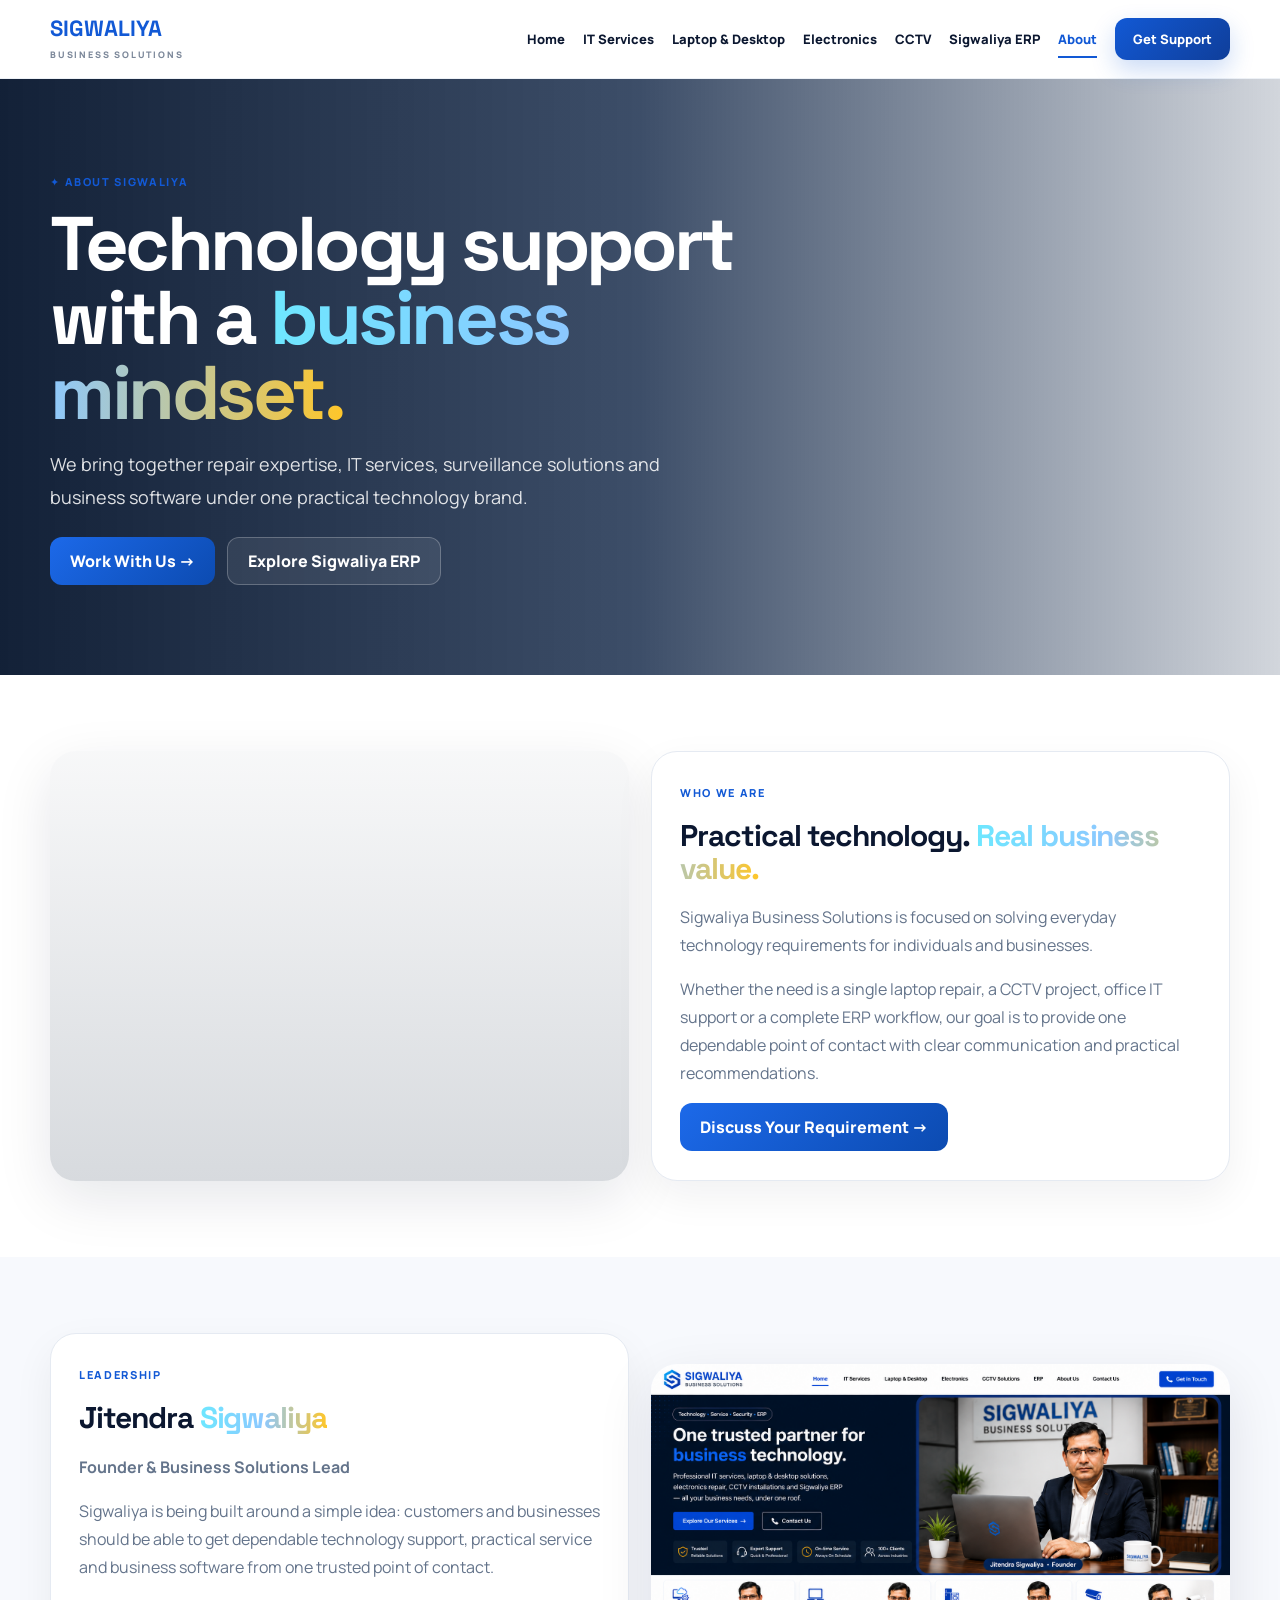
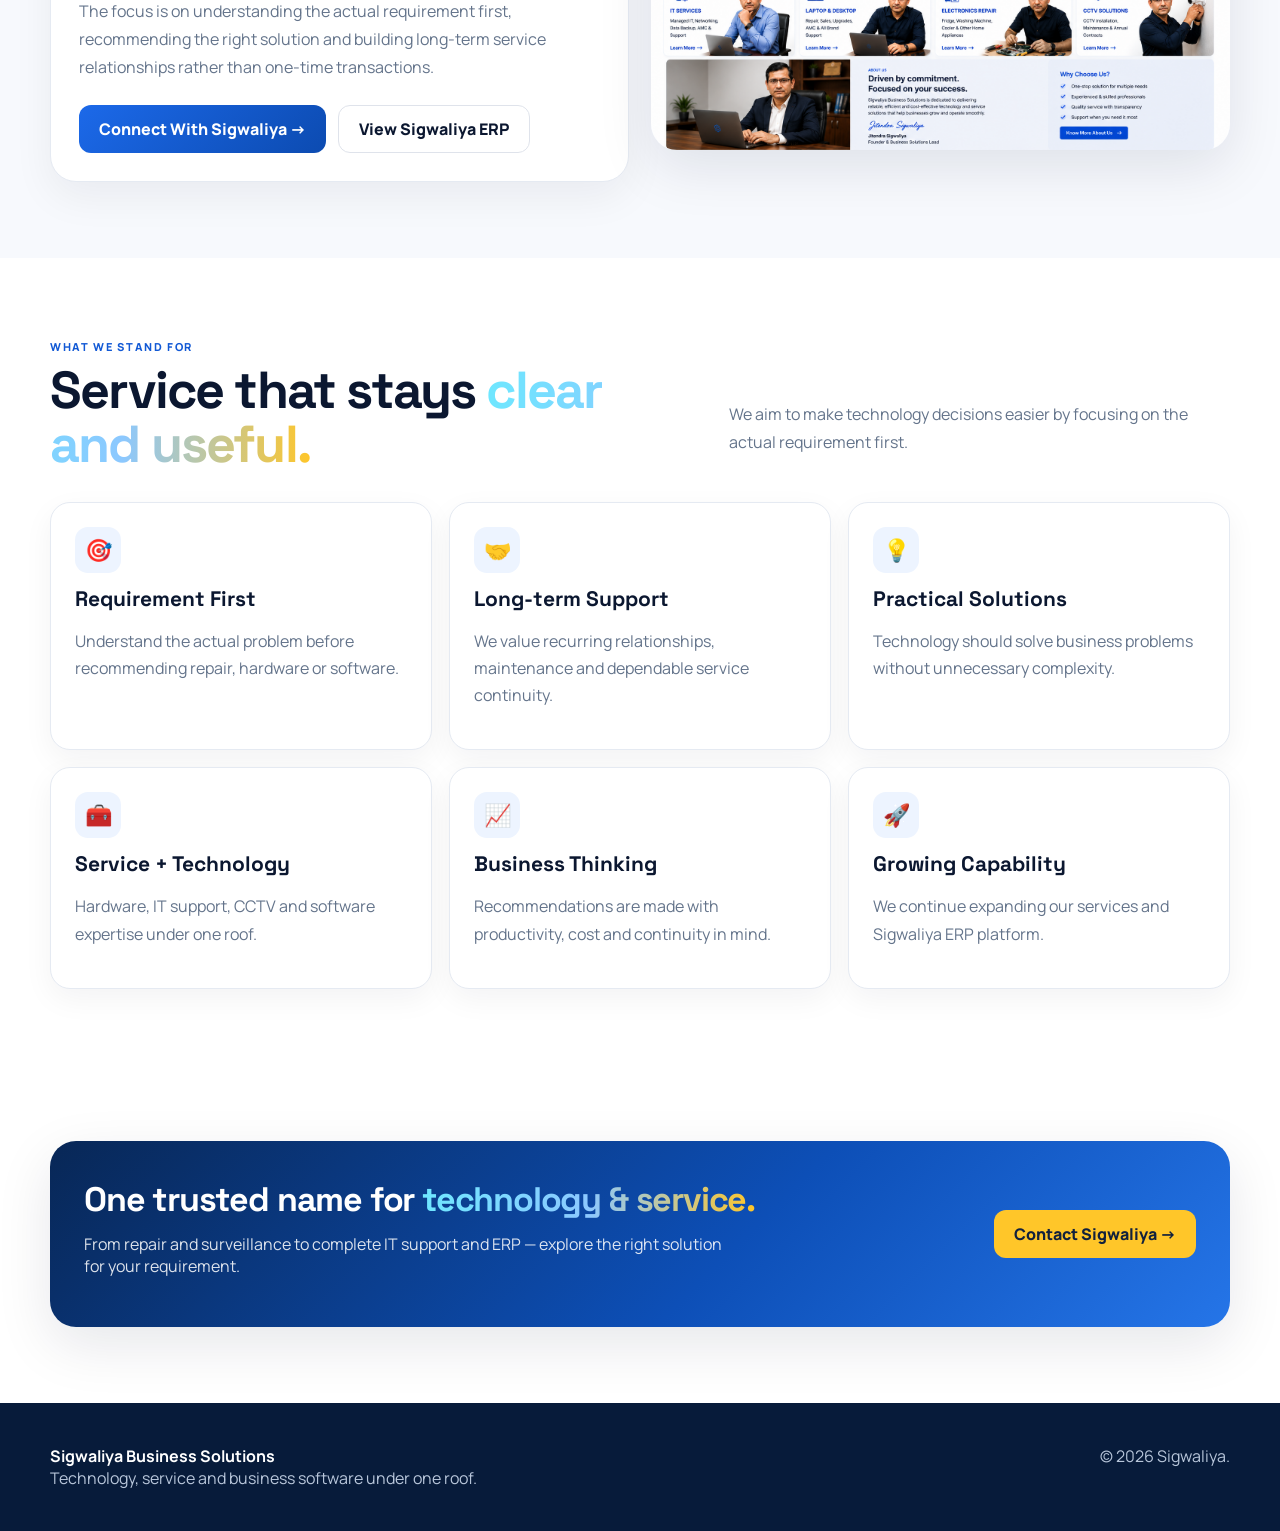
<file: about.html>
<!doctype html><html lang="en"><head><meta charset="utf-8"><meta name="viewport" content="width=device-width,initial-scale=1"><title>About Sigwaliya Business Solutions</title><meta name="description" content="Learn about Sigwaliya Business Solutions, led by Jitendra Sigwaliya, providing IT services, repair, CCTV and Sigwaliya ERP solutions."><link rel="stylesheet" href="styles.css"><link rel="stylesheet" href="enhancements.css?v=38"></head><body><header class="nav"><div class="wrap navin"><a class="brand" href="index.html"><span>SIGWALIYA</span><br><small>BUSINESS SOLUTIONS</small></a><nav class="links"><a href="index.html">Home</a><a href="it-services.html">IT Services</a><a href="computer.html">Laptop & Desktop</a><a href="electronics.html">Electronics</a><a href="cctv.html">CCTV</a><a href="erp.html">Sigwaliya ERP</a><a class="active" href="about.html">About</a><a class="cta" href="contact.html">Get Support</a></nav><button class="menu" aria-label="Menu">☰</button></div></header><main><section class="hero service-hero" style="--hero:url('https://images.unsplash.com/photo-1521737711867-e3b97375f902?auto=format&fit=crop&w=1900&q=88')"><div class="wrap hero-inner"><div><span class="eyebrow">✦ About Sigwaliya</span><h1>Technology support with a <span class="grad">business mindset.</span></h1><p>We bring together repair expertise, IT services, surveillance solutions and business software under one practical technology brand.</p><div class="buttons"><a class="btn primary" href="contact.html">Work With Us →</a><a class="btn" href="erp.html">Explore Sigwaliya ERP</a></div></div></div></section><section class="section"><div class="wrap showcase"><div class="image-panel" style="--img:url('https://images.unsplash.com/photo-1521737711867-e3b97375f902?auto=format&fit=crop&w=1400&q=85')"></div><div class="panel"><span class="eyebrow">Who We Are</span><h2 style="margin:18px 0">Practical technology. <span class="grad">Real business value.</span></h2><p>Sigwaliya Business Solutions is focused on solving everyday technology requirements for individuals and businesses.</p><p>Whether the need is a single laptop repair, a CCTV project, office IT support or a complete ERP workflow, our goal is to provide one dependable point of contact with clear communication and practical recommendations.</p><a class="btn primary" href="contact.html">Discuss Your Requirement →</a></div></div></section><section class="section alt"><div class="wrap showcase"><div class="panel"><span class="eyebrow">Leadership</span><h2 style="margin:18px 0">Jitendra <span class="grad">Sigwaliya</span></h2><p><b>Founder & Business Solutions Lead</b></p><p>Sigwaliya is being built around a simple idea: customers and businesses should be able to get dependable technology support, practical service and business software from one trusted point of contact.</p><p>The focus is on understanding the actual requirement first, recommending the right solution and building long-term service relationships rather than one-time transactions.</p><div class="buttons"><a class="btn primary" href="contact.html">Connect With Sigwaliya →</a><a class="btn" style="color:#0b1730;border-color:#dfe3eb" href="erp.html">View Sigwaliya ERP</a></div></div><div class="founder-about-frame"><img src="assets/founder-hero-hq.png" alt="Jitendra Sigwaliya at Sigwaliya Business Solutions"></div></div></section><section class="section"><div class="wrap"><div class="section-head"><div><span class="eyebrow">What We Stand For</span><h2>Service that stays <span class="grad">clear and useful.</span></h2></div><p>We aim to make technology decisions easier by focusing on the actual requirement first.</p></div><div class="feature-grid"><div class="feature"><div class="iconbox">🎯</div><h3>Requirement First</h3><p>Understand the actual problem before recommending repair, hardware or software.</p></div><div class="feature"><div class="iconbox">🤝</div><h3>Long-term Support</h3><p>We value recurring relationships, maintenance and dependable service continuity.</p></div><div class="feature"><div class="iconbox">💡</div><h3>Practical Solutions</h3><p>Technology should solve business problems without unnecessary complexity.</p></div><div class="feature"><div class="iconbox">🧰</div><h3>Service + Technology</h3><p>Hardware, IT support, CCTV and software expertise under one roof.</p></div><div class="feature"><div class="iconbox">📈</div><h3>Business Thinking</h3><p>Recommendations are made with productivity, cost and continuity in mind.</p></div><div class="feature"><div class="iconbox">🚀</div><h3>Growing Capability</h3><p>We continue expanding our services and Sigwaliya ERP platform.</p></div></div></div></section><section class="section"><div class="wrap band"><div><h2>One trusted name for <span class="grad">technology & service.</span></h2><p>From repair and surveillance to complete IT support and ERP — explore the right solution for your requirement.</p></div><div class="buttons" style="margin:0"><a class="btn yellow" href="contact.html">Contact Sigwaliya →</a></div></div></section></main><footer class="footer"><div class="wrap foot"><div><b>Sigwaliya Business Solutions</b><br>Technology, service and business software under one roof.</div><div>© <span class="year"></span> Sigwaliya.</div></div></footer><script src="script.js"></script></body></html>
</file>
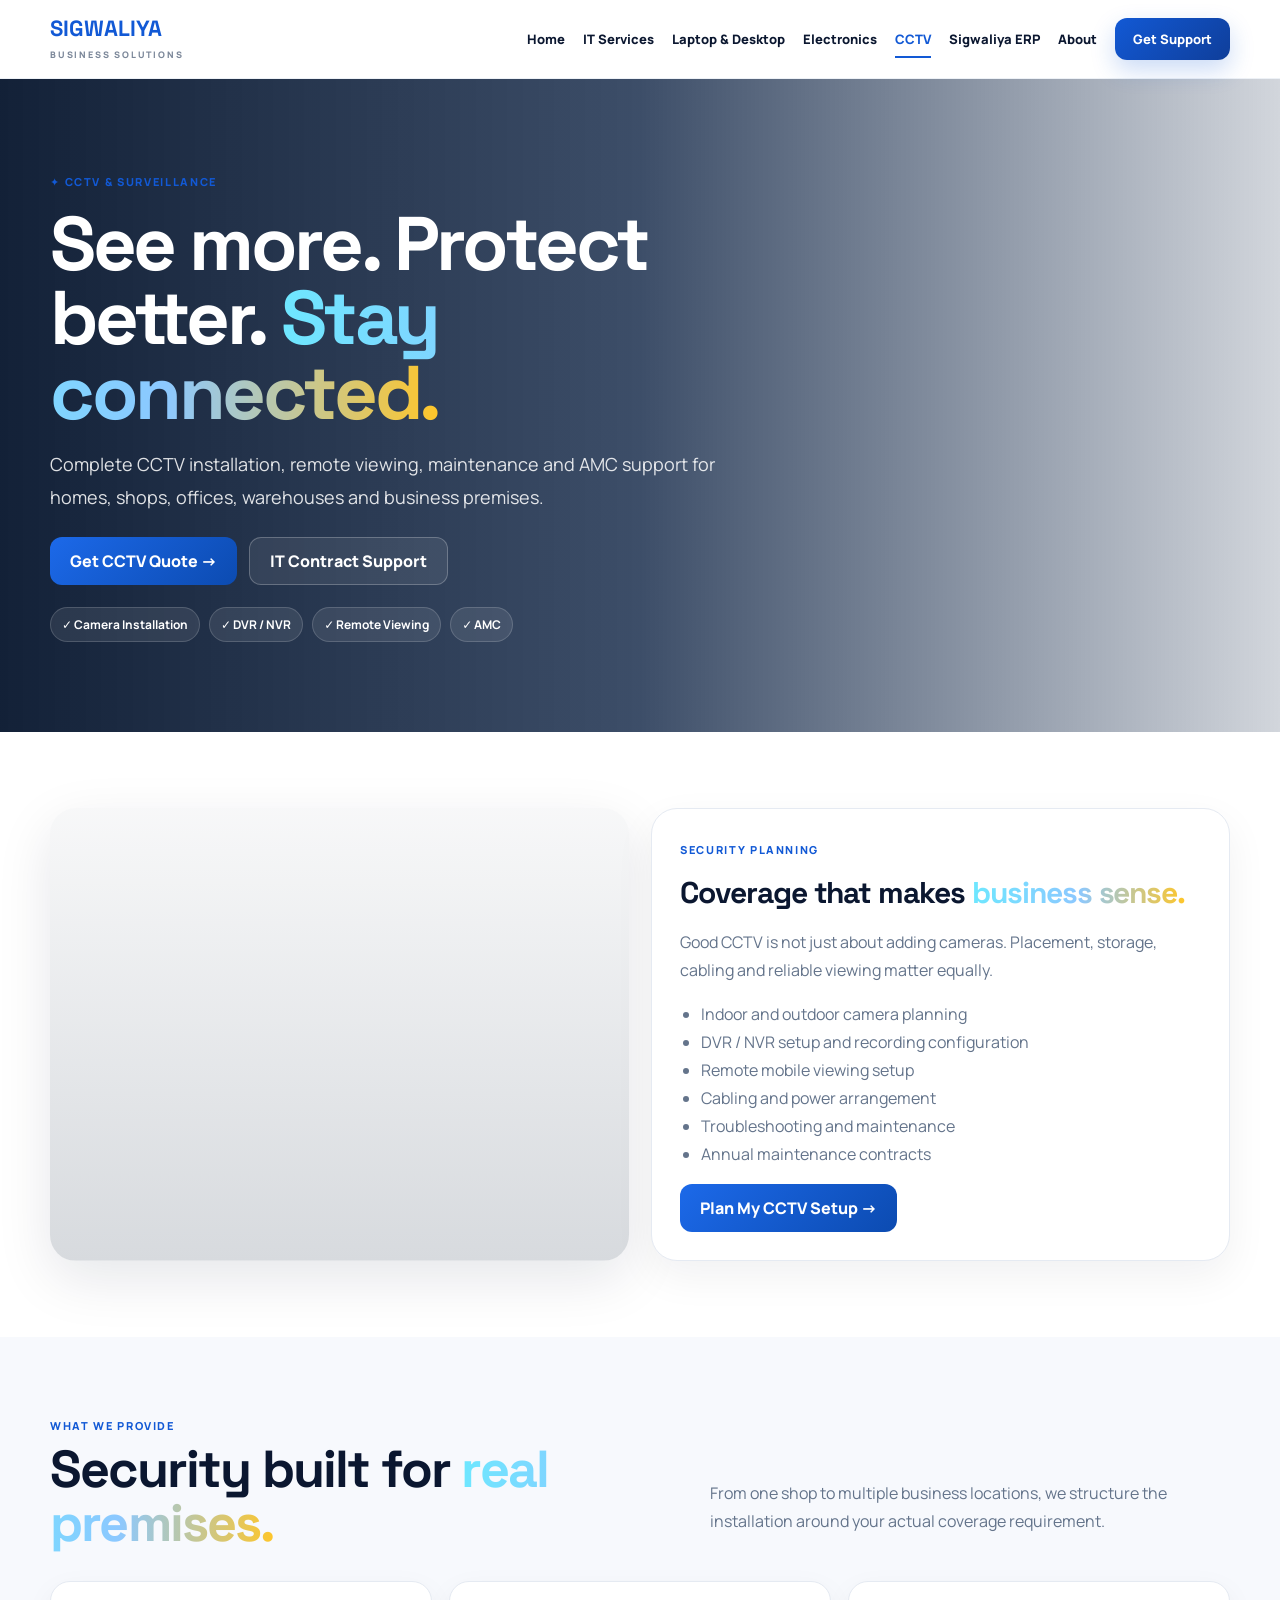
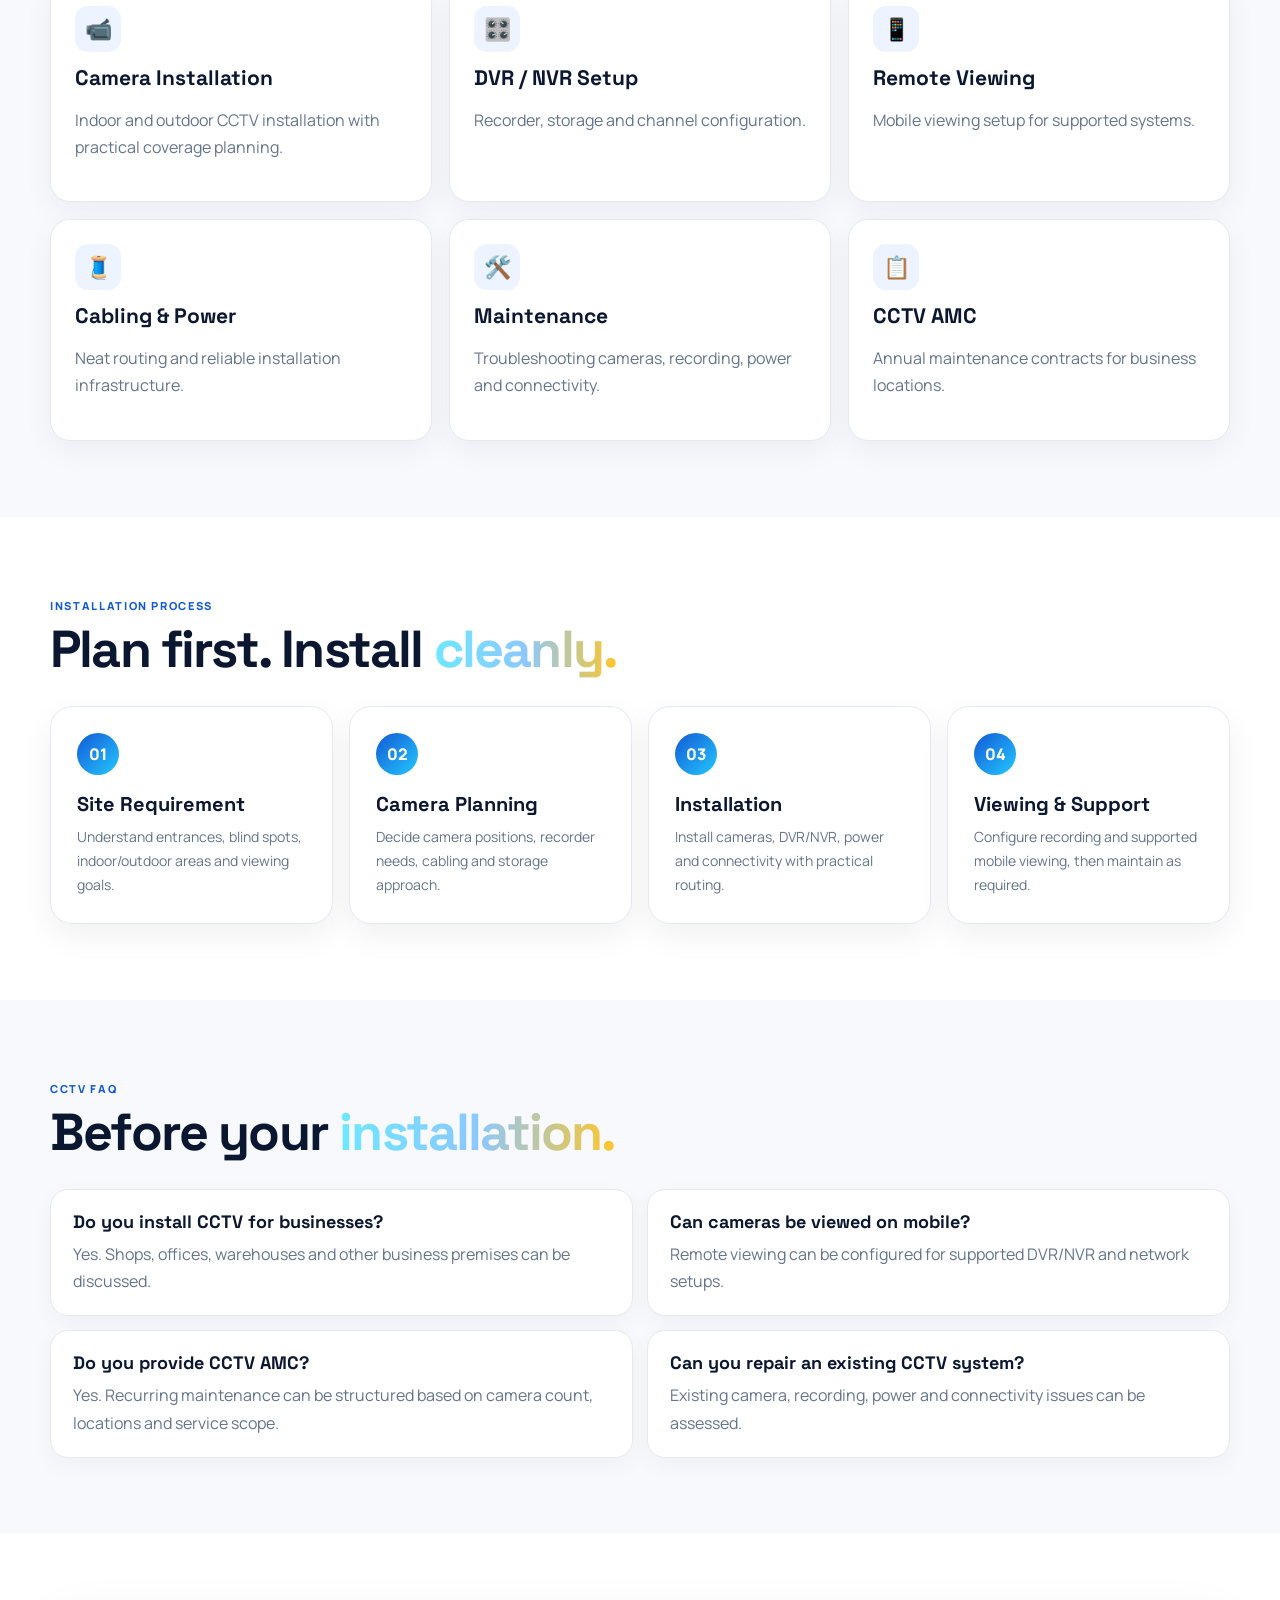
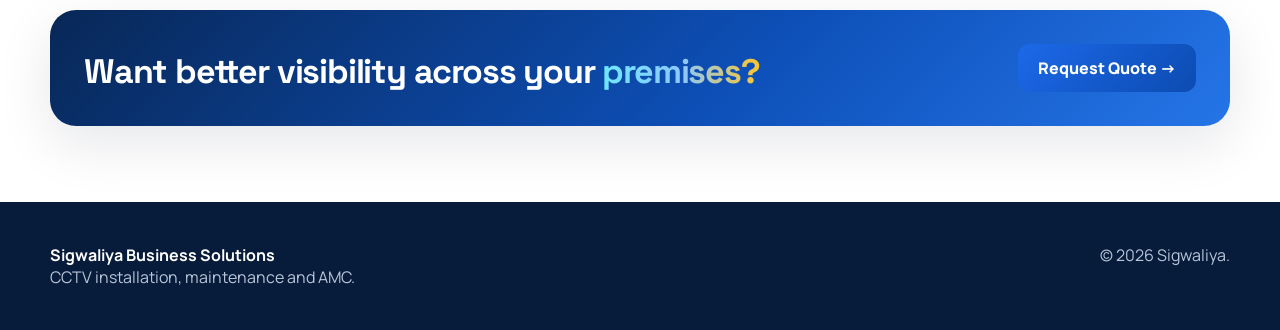
<file: cctv.html>
<!doctype html><html lang="en"><head><meta charset="utf-8"><meta name="viewport" content="width=device-width,initial-scale=1"><title>CCTV Installation & AMC | Sigwaliya</title><link rel="stylesheet" href="styles.css"><link rel="stylesheet" href="enhancements.css"></head><body><header class="nav"><div class="wrap navin"><a class="brand" href="index.html"><span>SIGWALIYA</span><br><small>BUSINESS SOLUTIONS</small></a><nav class="links"><a href="index.html">Home</a><a href="it-services.html">IT Services</a><a href="computer.html">Laptop & Desktop</a><a href="electronics.html">Electronics</a><a class="active" href="cctv.html">CCTV</a><a href="erp.html">Sigwaliya ERP</a><a href="about.html">About</a><a class="cta" href="contact.html">Get Support</a></nav><button class="menu" aria-label="Menu">☰</button></div></header><main><section class="hero service-hero" style="--hero:url('https://images.unsplash.com/photo-1557597774-9d273605dfa9?auto=format&fit=crop&w=1900&q=88')"><div class="wrap hero-inner"><div><span class="eyebrow">✦ CCTV & Surveillance</span><h1>See more. Protect better. <span class="grad">Stay connected.</span></h1><p>Complete CCTV installation, remote viewing, maintenance and AMC support for homes, shops, offices, warehouses and business premises.</p><div class="buttons"><a class="btn primary" href="contact.html">Get CCTV Quote →</a><a class="btn" href="it-services.html">IT Contract Support</a></div><div class="badge-row"><span class="badge">✓ Camera Installation</span><span class="badge">✓ DVR / NVR</span><span class="badge">✓ Remote Viewing</span><span class="badge">✓ AMC</span></div></div></div></section><section class="section"><div class="wrap showcase"><div class="image-panel" style="--img:url('https://images.unsplash.com/photo-1558002038-1055907df827?auto=format&fit=crop&w=1400&q=85')"></div><div class="panel"><span class="eyebrow">Security Planning</span><h2 style="margin:18px 0">Coverage that makes <span class="grad">business sense.</span></h2><p>Good CCTV is not just about adding cameras. Placement, storage, cabling and reliable viewing matter equally.</p><ul><li>Indoor and outdoor camera planning</li><li>DVR / NVR setup and recording configuration</li><li>Remote mobile viewing setup</li><li>Cabling and power arrangement</li><li>Troubleshooting and maintenance</li><li>Annual maintenance contracts</li></ul><a class="btn primary" href="contact.html">Plan My CCTV Setup →</a></div></div></section><section class="section alt"><div class="wrap"><div class="section-head"><div><span class="eyebrow">What We Provide</span><h2>Security built for <span class="grad">real premises.</span></h2></div><p>From one shop to multiple business locations, we structure the installation around your actual coverage requirement.</p></div><div class="feature-grid"><div class="feature"><div class="iconbox">📹</div><h3>Camera Installation</h3><p>Indoor and outdoor CCTV installation with practical coverage planning.</p></div><div class="feature"><div class="iconbox">🎛️</div><h3>DVR / NVR Setup</h3><p>Recorder, storage and channel configuration.</p></div><div class="feature"><div class="iconbox">📱</div><h3>Remote Viewing</h3><p>Mobile viewing setup for supported systems.</p></div><div class="feature"><div class="iconbox">🧵</div><h3>Cabling & Power</h3><p>Neat routing and reliable installation infrastructure.</p></div><div class="feature"><div class="iconbox">🛠️</div><h3>Maintenance</h3><p>Troubleshooting cameras, recording, power and connectivity.</p></div><div class="feature"><div class="iconbox">📋</div><h3>CCTV AMC</h3><p>Annual maintenance contracts for business locations.</p></div></div></div></section><section class="section"><div class="wrap"><div class="section-head"><div><span class="eyebrow">Installation Process</span><h2>Plan first. Install <span class="grad">cleanly.</span></h2></div></div><div class="process-grid"><div class="process-card"><div class="process-no">01</div><h3>Site Requirement</h3><p>Understand entrances, blind spots, indoor/outdoor areas and viewing goals.</p></div><div class="process-card"><div class="process-no">02</div><h3>Camera Planning</h3><p>Decide camera positions, recorder needs, cabling and storage approach.</p></div><div class="process-card"><div class="process-no">03</div><h3>Installation</h3><p>Install cameras, DVR/NVR, power and connectivity with practical routing.</p></div><div class="process-card"><div class="process-no">04</div><h3>Viewing & Support</h3><p>Configure recording and supported mobile viewing, then maintain as required.</p></div></div></div></section><section class="section alt"><div class="wrap"><div class="section-head"><div><span class="eyebrow">CCTV FAQ</span><h2>Before your <span class="grad">installation.</span></h2></div></div><div class="faq-grid"><div class="faq-item"><h3>Do you install CCTV for businesses?</h3><p>Yes. Shops, offices, warehouses and other business premises can be discussed.</p></div><div class="faq-item"><h3>Can cameras be viewed on mobile?</h3><p>Remote viewing can be configured for supported DVR/NVR and network setups.</p></div><div class="faq-item"><h3>Do you provide CCTV AMC?</h3><p>Yes. Recurring maintenance can be structured based on camera count, locations and service scope.</p></div><div class="faq-item"><h3>Can you repair an existing CCTV system?</h3><p>Existing camera, recording, power and connectivity issues can be assessed.</p></div></div></div></section><section class="section"><div class="wrap band"><h2>Want better visibility across your <span class="grad">premises?</span></h2><div class="buttons" style="margin:0"><a class="btn primary" href="contact.html">Request Quote →</a></div></div></section></main><footer class="footer"><div class="wrap foot"><div><b>Sigwaliya Business Solutions</b><br>CCTV installation, maintenance and AMC.</div><div>© <span class="year"></span> Sigwaliya.</div></div></footer><script src="script.js"></script></body></html>
</file>
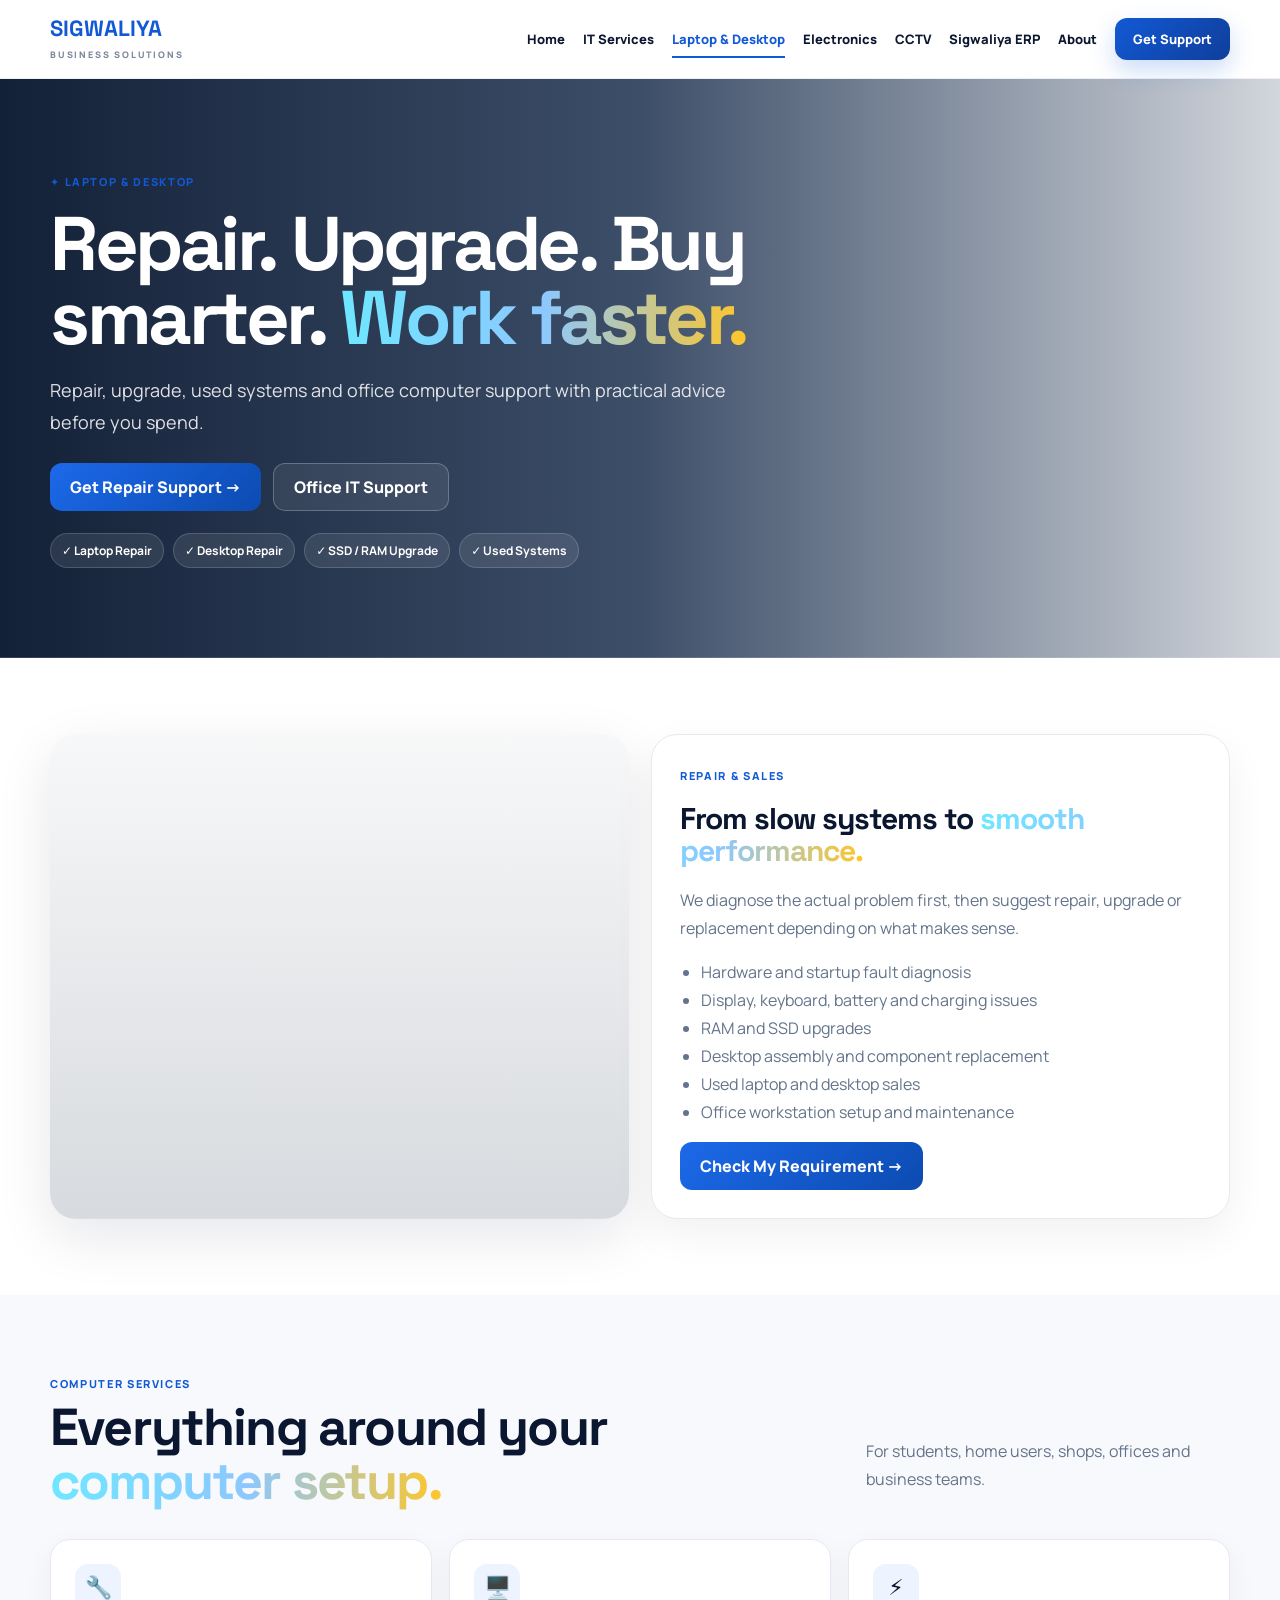
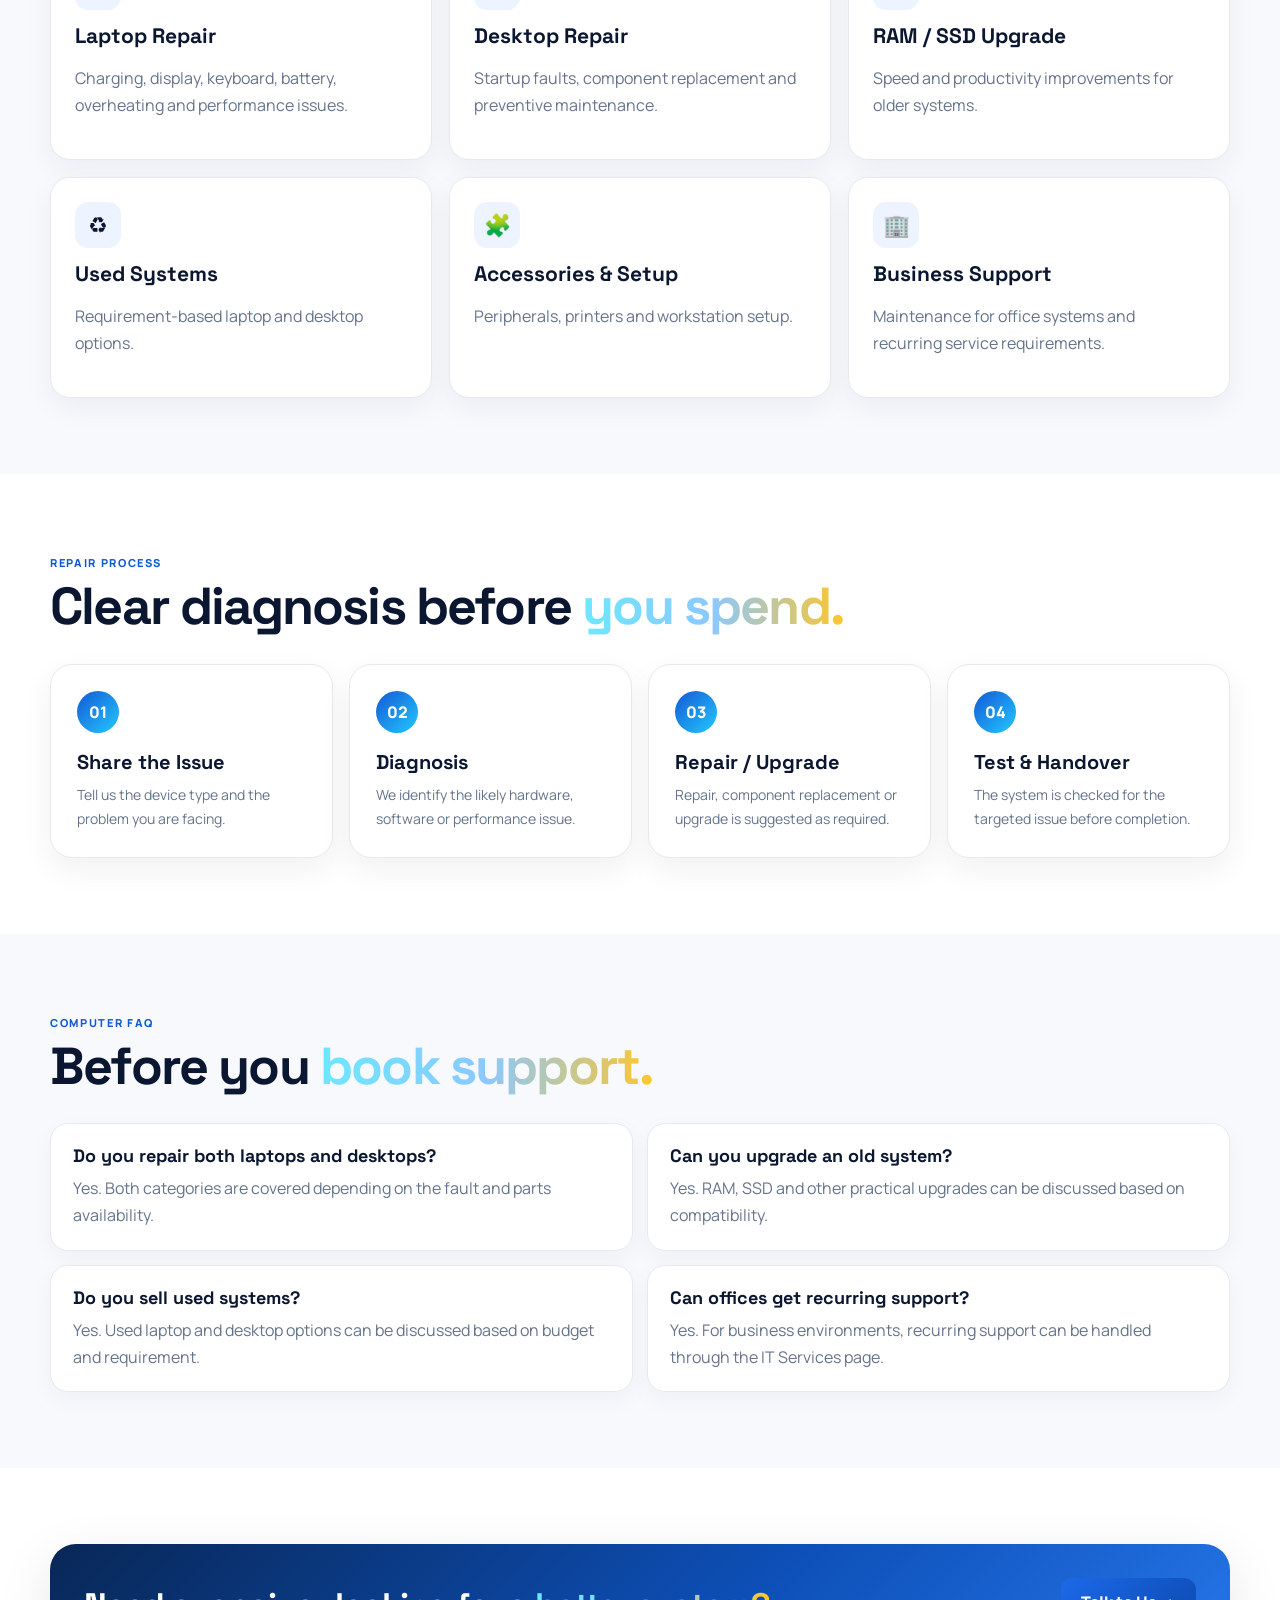
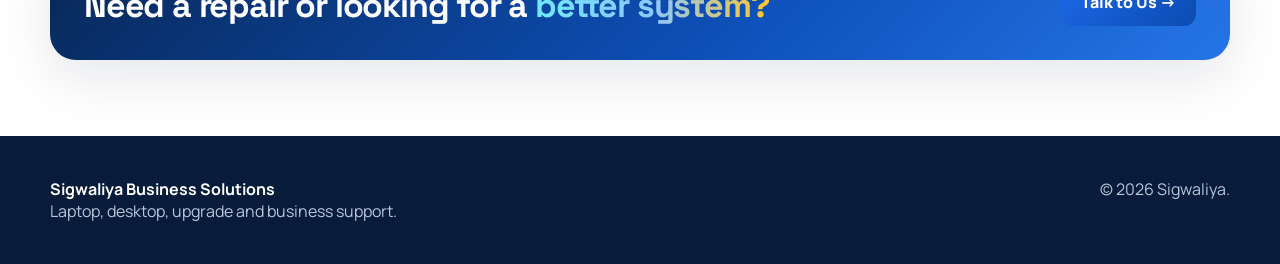
<file: computer.html>
<!doctype html><html lang="en"><head><meta charset="utf-8"><meta name="viewport" content="width=device-width,initial-scale=1"><title>Laptop & Desktop Services | Sigwaliya</title><link rel="stylesheet" href="styles.css"><link rel="stylesheet" href="enhancements.css"></head><body><header class="nav"><div class="wrap navin"><a class="brand" href="index.html"><span>SIGWALIYA</span><br><small>BUSINESS SOLUTIONS</small></a><nav class="links"><a href="index.html">Home</a><a href="it-services.html">IT Services</a><a class="active" href="computer.html">Laptop & Desktop</a><a href="electronics.html">Electronics</a><a href="cctv.html">CCTV</a><a href="erp.html">Sigwaliya ERP</a><a href="about.html">About</a><a class="cta" href="contact.html">Get Support</a></nav><button class="menu" aria-label="Menu">☰</button></div></header><main><section class="hero service-hero" style="--hero:url('https://images.unsplash.com/photo-1581092918056-0c4c3acd3789?auto=format&fit=crop&w=1900&q=88')"><div class="wrap hero-inner"><div><span class="eyebrow">✦ Laptop & Desktop</span><h1>Repair. Upgrade. Buy smarter. <span class="grad">Work faster.</span></h1><p>Repair, upgrade, used systems and office computer support with practical advice before you spend.</p><div class="buttons"><a class="btn primary" href="contact.html">Get Repair Support →</a><a class="btn" href="it-services.html">Office IT Support</a></div><div class="badge-row"><span class="badge">✓ Laptop Repair</span><span class="badge">✓ Desktop Repair</span><span class="badge">✓ SSD / RAM Upgrade</span><span class="badge">✓ Used Systems</span></div></div></div></section><section class="section"><div class="wrap showcase"><div class="image-panel" style="--img:url('https://images.unsplash.com/photo-1531297484001-80022131f5a1?auto=format&fit=crop&w=1400&q=85')"></div><div class="panel"><span class="eyebrow">Repair & Sales</span><h2 style="margin:18px 0">From slow systems to <span class="grad">smooth performance.</span></h2><p>We diagnose the actual problem first, then suggest repair, upgrade or replacement depending on what makes sense.</p><ul><li>Hardware and startup fault diagnosis</li><li>Display, keyboard, battery and charging issues</li><li>RAM and SSD upgrades</li><li>Desktop assembly and component replacement</li><li>Used laptop and desktop sales</li><li>Office workstation setup and maintenance</li></ul><a class="btn primary" href="contact.html">Check My Requirement →</a></div></div></section><section class="section alt"><div class="wrap"><div class="section-head"><div><span class="eyebrow">Computer Services</span><h2>Everything around your <span class="grad">computer setup.</span></h2></div><p>For students, home users, shops, offices and business teams.</p></div><div class="feature-grid"><div class="feature"><div class="iconbox">🔧</div><h3>Laptop Repair</h3><p>Charging, display, keyboard, battery, overheating and performance issues.</p></div><div class="feature"><div class="iconbox">🖥️</div><h3>Desktop Repair</h3><p>Startup faults, component replacement and preventive maintenance.</p></div><div class="feature"><div class="iconbox">⚡</div><h3>RAM / SSD Upgrade</h3><p>Speed and productivity improvements for older systems.</p></div><div class="feature"><div class="iconbox">♻️</div><h3>Used Systems</h3><p>Requirement-based laptop and desktop options.</p></div><div class="feature"><div class="iconbox">🧩</div><h3>Accessories & Setup</h3><p>Peripherals, printers and workstation setup.</p></div><div class="feature"><div class="iconbox">🏢</div><h3>Business Support</h3><p>Maintenance for office systems and recurring service requirements.</p></div></div></div></section><section class="section"><div class="wrap"><div class="section-head"><div><span class="eyebrow">Repair Process</span><h2>Clear diagnosis before <span class="grad">you spend.</span></h2></div></div><div class="process-grid"><div class="process-card"><div class="process-no">01</div><h3>Share the Issue</h3><p>Tell us the device type and the problem you are facing.</p></div><div class="process-card"><div class="process-no">02</div><h3>Diagnosis</h3><p>We identify the likely hardware, software or performance issue.</p></div><div class="process-card"><div class="process-no">03</div><h3>Repair / Upgrade</h3><p>Repair, component replacement or upgrade is suggested as required.</p></div><div class="process-card"><div class="process-no">04</div><h3>Test & Handover</h3><p>The system is checked for the targeted issue before completion.</p></div></div></div></section><section class="section alt"><div class="wrap"><div class="section-head"><div><span class="eyebrow">Computer FAQ</span><h2>Before you <span class="grad">book support.</span></h2></div></div><div class="faq-grid"><div class="faq-item"><h3>Do you repair both laptops and desktops?</h3><p>Yes. Both categories are covered depending on the fault and parts availability.</p></div><div class="faq-item"><h3>Can you upgrade an old system?</h3><p>Yes. RAM, SSD and other practical upgrades can be discussed based on compatibility.</p></div><div class="faq-item"><h3>Do you sell used systems?</h3><p>Yes. Used laptop and desktop options can be discussed based on budget and requirement.</p></div><div class="faq-item"><h3>Can offices get recurring support?</h3><p>Yes. For business environments, recurring support can be handled through the IT Services page.</p></div></div></div></section><section class="section"><div class="wrap band"><h2>Need a repair or looking for a <span class="grad">better system?</span></h2><div class="buttons" style="margin:0"><a class="btn primary" href="contact.html">Talk to Us →</a></div></div></section></main><footer class="footer"><div class="wrap foot"><div><b>Sigwaliya Business Solutions</b><br>Laptop, desktop, upgrade and business support.</div><div>© <span class="year"></span> Sigwaliya.</div></div></footer><script src="script.js"></script></body></html>
</file>
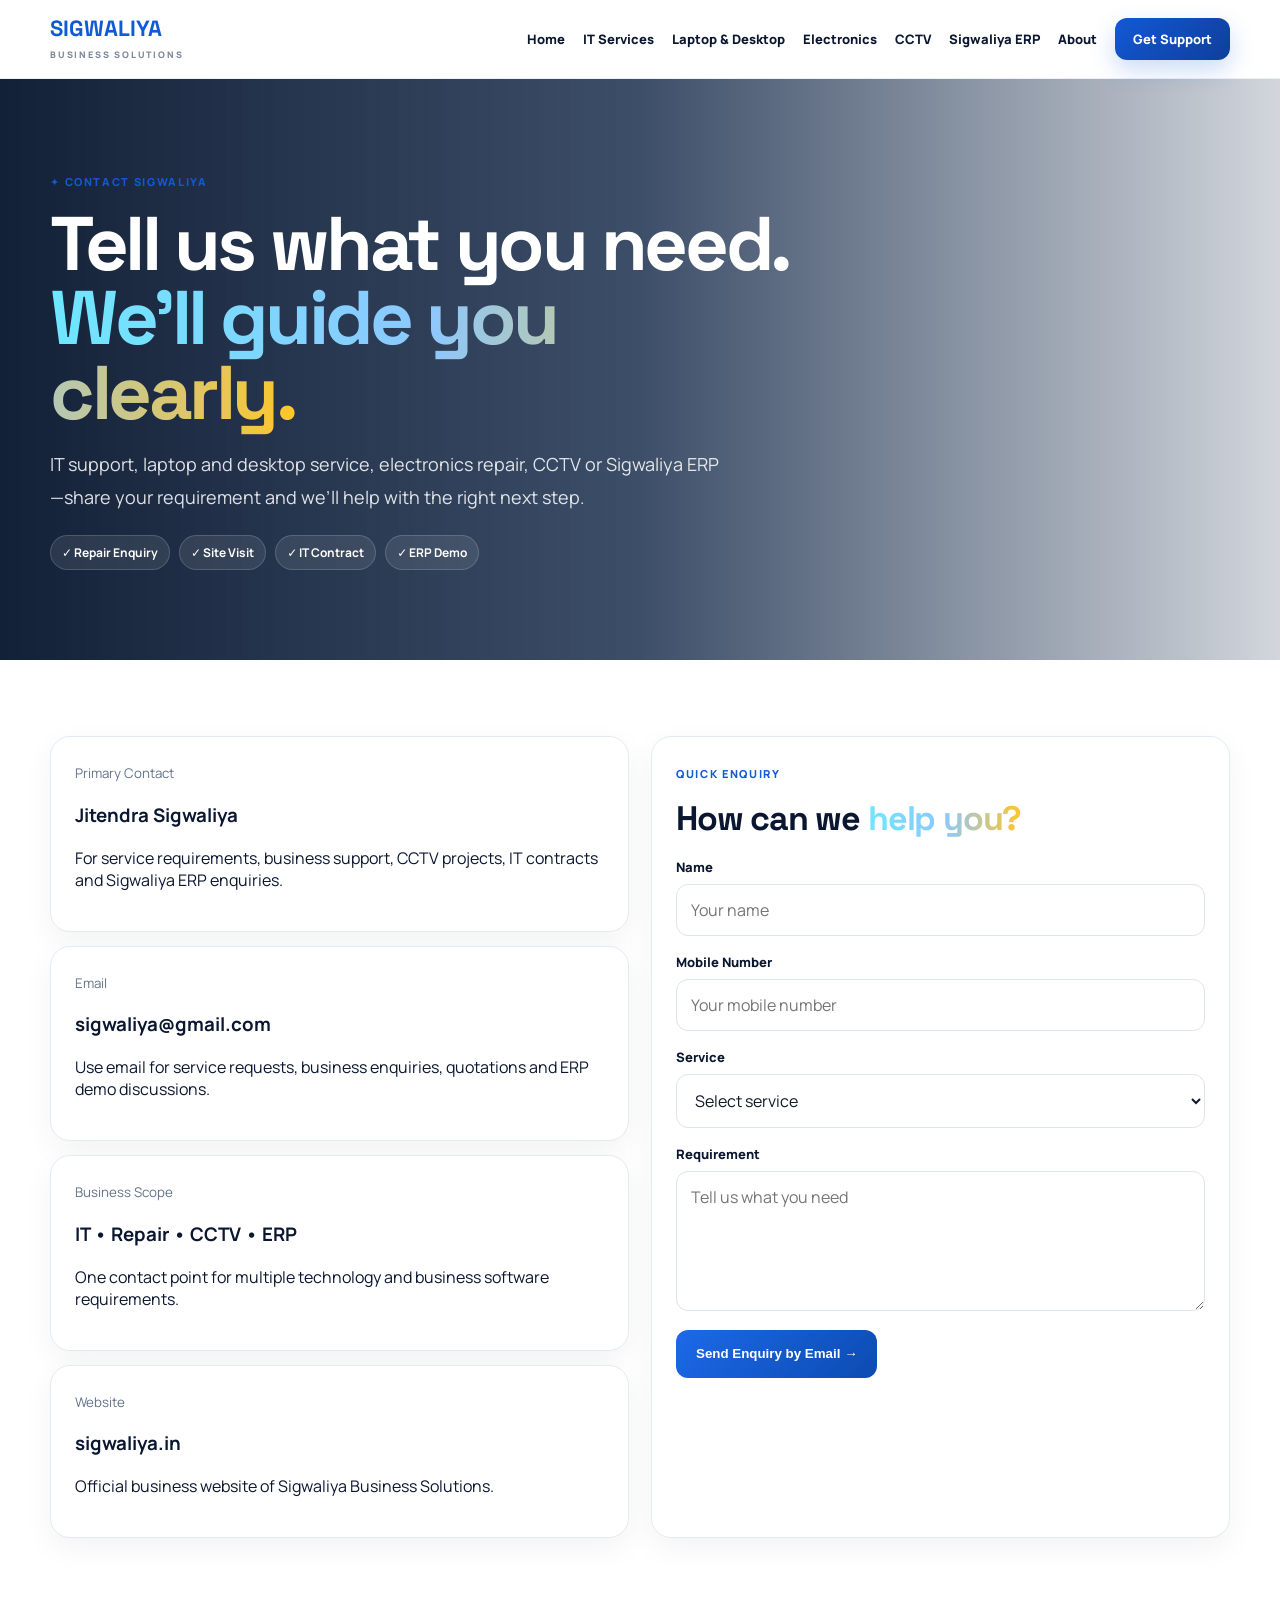
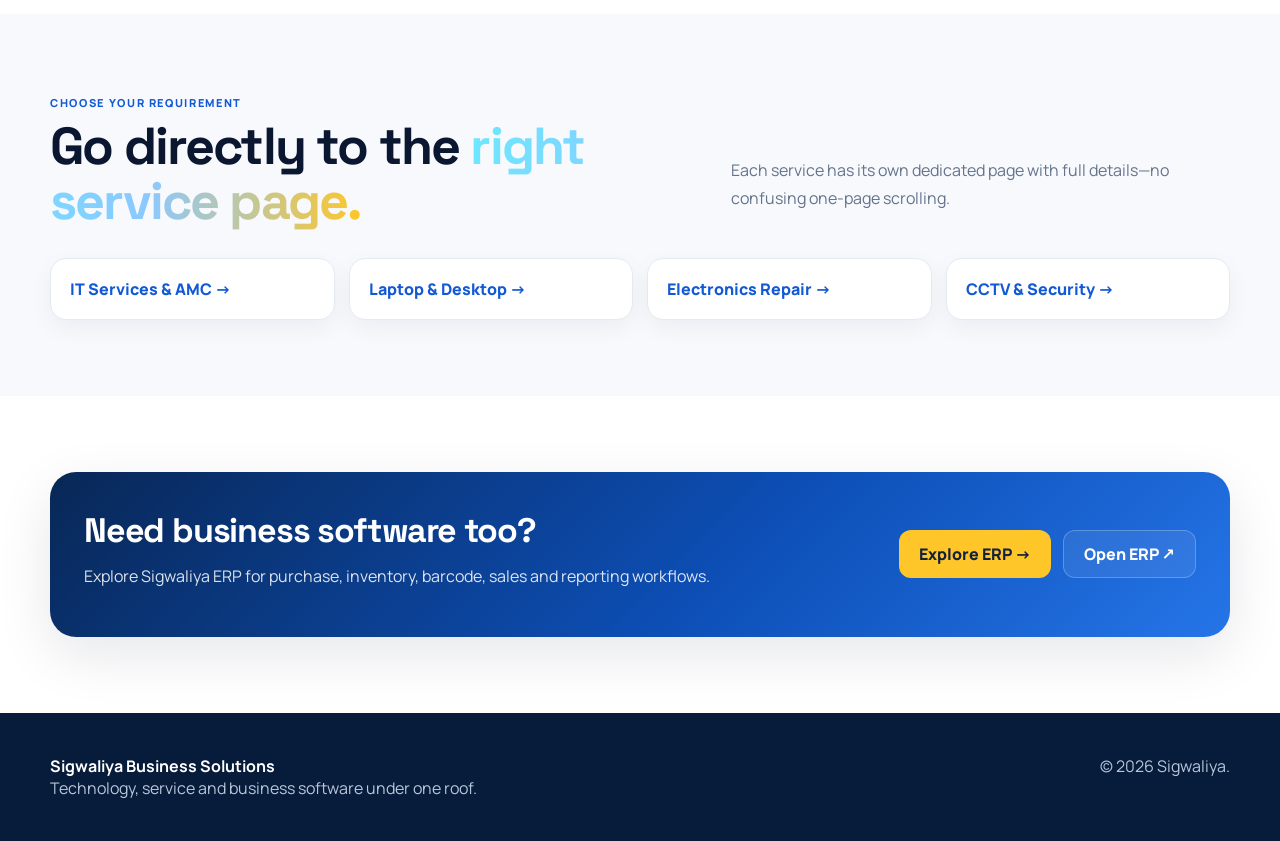
<file: contact.html>
<!doctype html><html lang="en"><head><meta charset="utf-8"><meta name="viewport" content="width=device-width,initial-scale=1"><title>Contact Sigwaliya Business Solutions</title><meta name="description" content="Contact Jitendra Sigwaliya and Sigwaliya Business Solutions for IT services, laptop and desktop repair, electronics service, CCTV and Sigwaliya ERP."><link rel="canonical" href="https://sigwaliya.in/contact.html"><link rel="stylesheet" href="styles.css"></head><body><header class="nav"><div class="wrap navin"><a class="brand" href="index.html"><span>SIGWALIYA</span><br><small>BUSINESS SOLUTIONS</small></a><nav class="links"><a href="index.html">Home</a><a href="it-services.html">IT Services</a><a href="computer.html">Laptop & Desktop</a><a href="electronics.html">Electronics</a><a href="cctv.html">CCTV</a><a href="erp.html">Sigwaliya ERP</a><a href="about.html">About</a><a class="cta active" href="contact.html">Get Support</a></nav><button class="menu" aria-label="Menu" aria-expanded="false">☰</button></div></header><main><section class="hero service-hero" style="--hero:url('https://images.unsplash.com/photo-1497366216548-37526070297c?auto=format&fit=crop&w=1900&q=88')"><div class="wrap hero-inner"><div><span class="eyebrow">✦ Contact Sigwaliya</span><h1>Tell us what you need. <span class="grad">We’ll guide you clearly.</span></h1><p>IT support, laptop and desktop service, electronics repair, CCTV or Sigwaliya ERP—share your requirement and we’ll help with the right next step.</p><div class="badge-row"><span class="badge">✓ Repair Enquiry</span><span class="badge">✓ Site Visit</span><span class="badge">✓ IT Contract</span><span class="badge">✓ ERP Demo</span></div></div></div></section><section class="section"><div class="wrap contactbox"><div class="contact-cards"><div class="contact-card"><small>Primary Contact</small><h3>Jitendra Sigwaliya</h3><p>For service requirements, business support, CCTV projects, IT contracts and Sigwaliya ERP enquiries.</p></div><div class="contact-card"><small>Email</small><h3><a href="mailto:sigwaliya@gmail.com">sigwaliya@gmail.com</a></h3><p>Use email for service requests, business enquiries, quotations and ERP demo discussions.</p></div><div class="contact-card"><small>Business Scope</small><h3>IT • Repair • CCTV • ERP</h3><p>One contact point for multiple technology and business software requirements.</p></div><div class="contact-card"><small>Website</small><h3>sigwaliya.in</h3><p>Official business website of Sigwaliya Business Solutions.</p></div></div><form class="form" id="enquiryForm"><span class="eyebrow">Quick Enquiry</span><h2 style="font-size:34px;margin:18px 0">How can we <span class="grad">help you?</span></h2><label for="name">Name</label><input id="name" name="name" placeholder="Your name" required><label for="phone">Mobile Number</label><input id="phone" name="phone" inputmode="tel" placeholder="Your mobile number"><label for="service">Service</label><select id="service" name="service" required><option value="">Select service</option><option>IT Services / AMC</option><option>Laptop & Desktop Repair</option><option>Used Laptop / Desktop Requirement</option><option>Electronics Repair</option><option>CCTV Installation / AMC</option><option>Sigwaliya ERP Demo</option></select><label for="message">Requirement</label><textarea id="message" name="message" placeholder="Tell us what you need" required></textarea><button class="btn primary" type="submit">Send Enquiry by Email →</button><p id="formMsg"></p></form></div></section><section class="section alt"><div class="wrap"><div class="section-head"><div><span class="eyebrow">Choose Your Requirement</span><h2>Go directly to the <span class="grad">right service page.</span></h2></div><p>Each service has its own dedicated page with full details—no confusing one-page scrolling.</p></div><div class="page-links"><a class="page-link" href="it-services.html">IT Services & AMC →</a><a class="page-link" href="computer.html">Laptop & Desktop →</a><a class="page-link" href="electronics.html">Electronics Repair →</a><a class="page-link" href="cctv.html">CCTV & Security →</a></div></div></section><section class="section"><div class="wrap band"><div><h2>Need business software too?</h2><p>Explore Sigwaliya ERP for purchase, inventory, barcode, sales and reporting workflows.</p></div><div class="buttons" style="margin:0"><a class="btn yellow" href="erp.html">Explore ERP →</a><a class="btn" href="https://sigwaliya-erp.web.app" target="_blank" rel="noopener">Open ERP ↗</a></div></div></section></main><footer class="footer"><div class="wrap foot"><div><b>Sigwaliya Business Solutions</b><br>Technology, service and business software under one roof.</div><div>© <span class="year"></span> Sigwaliya.</div></div></footer><script src="script.js"></script></body></html>
</file>
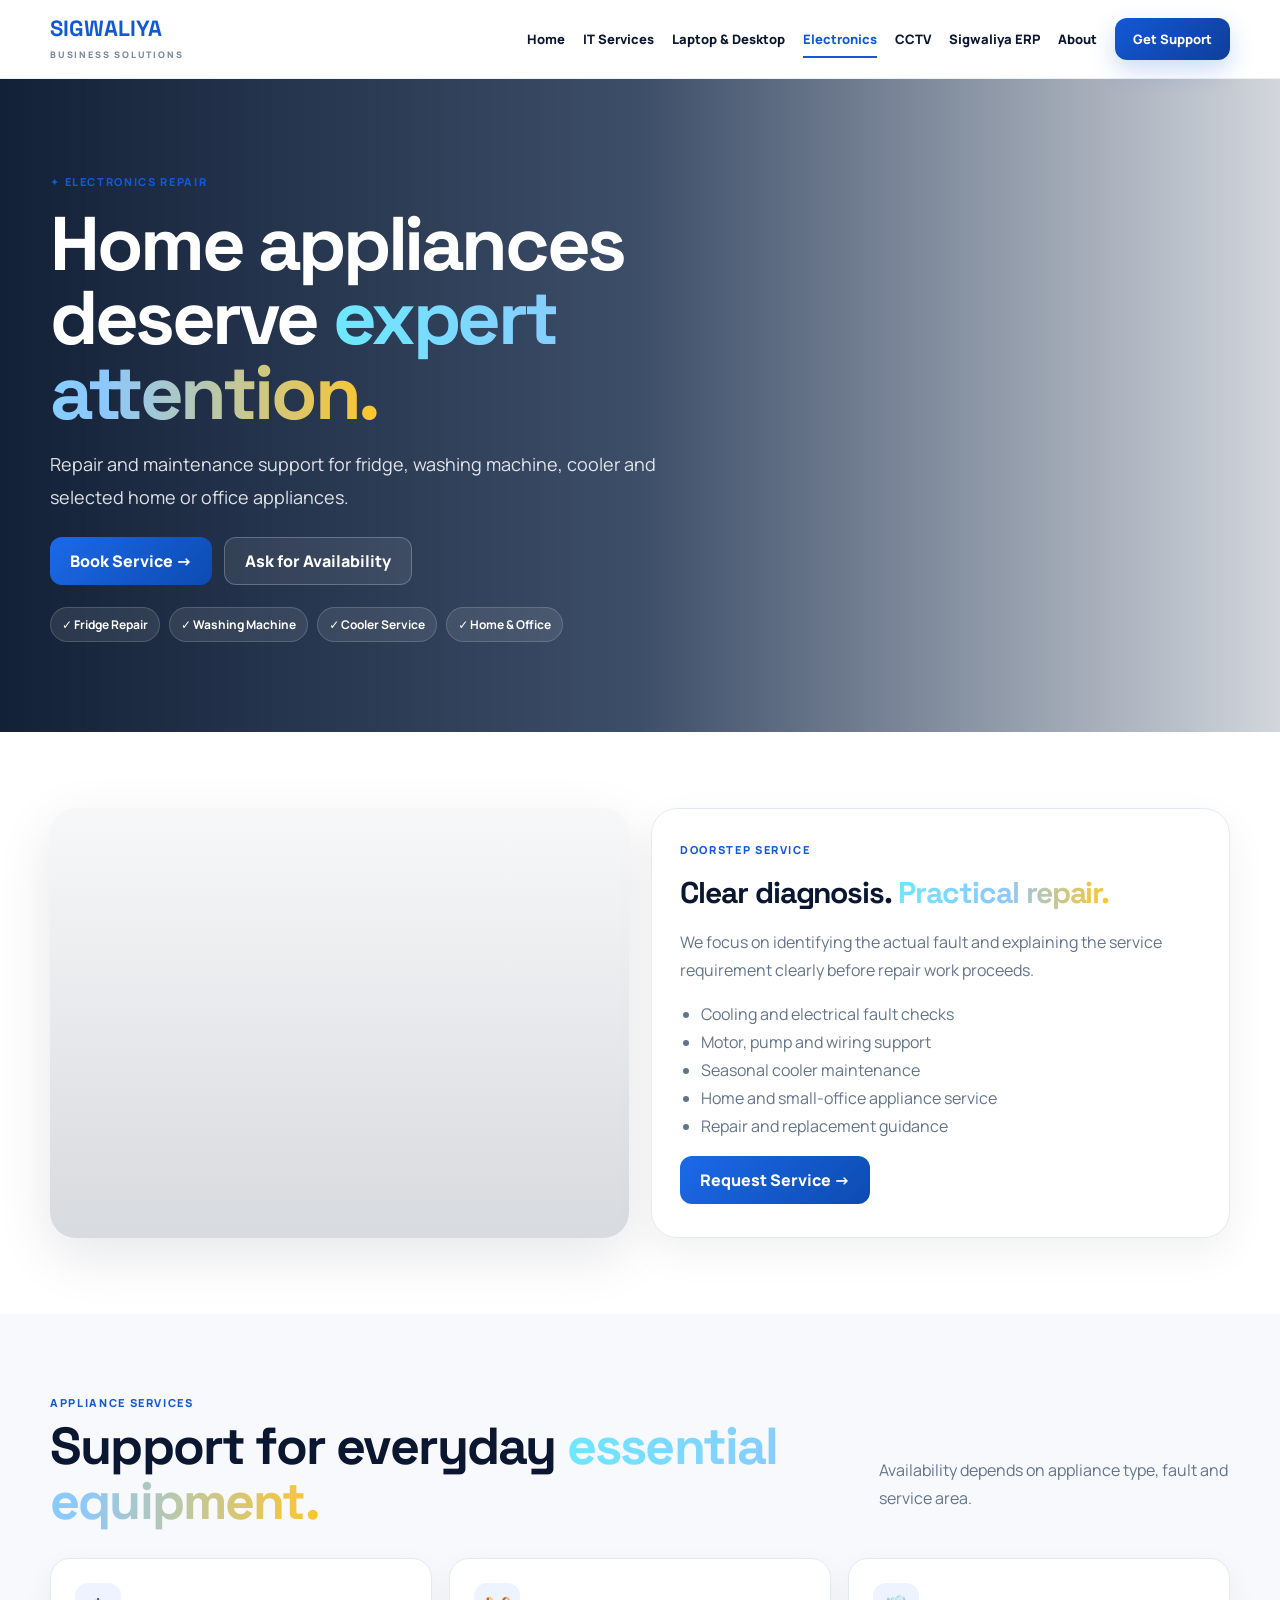
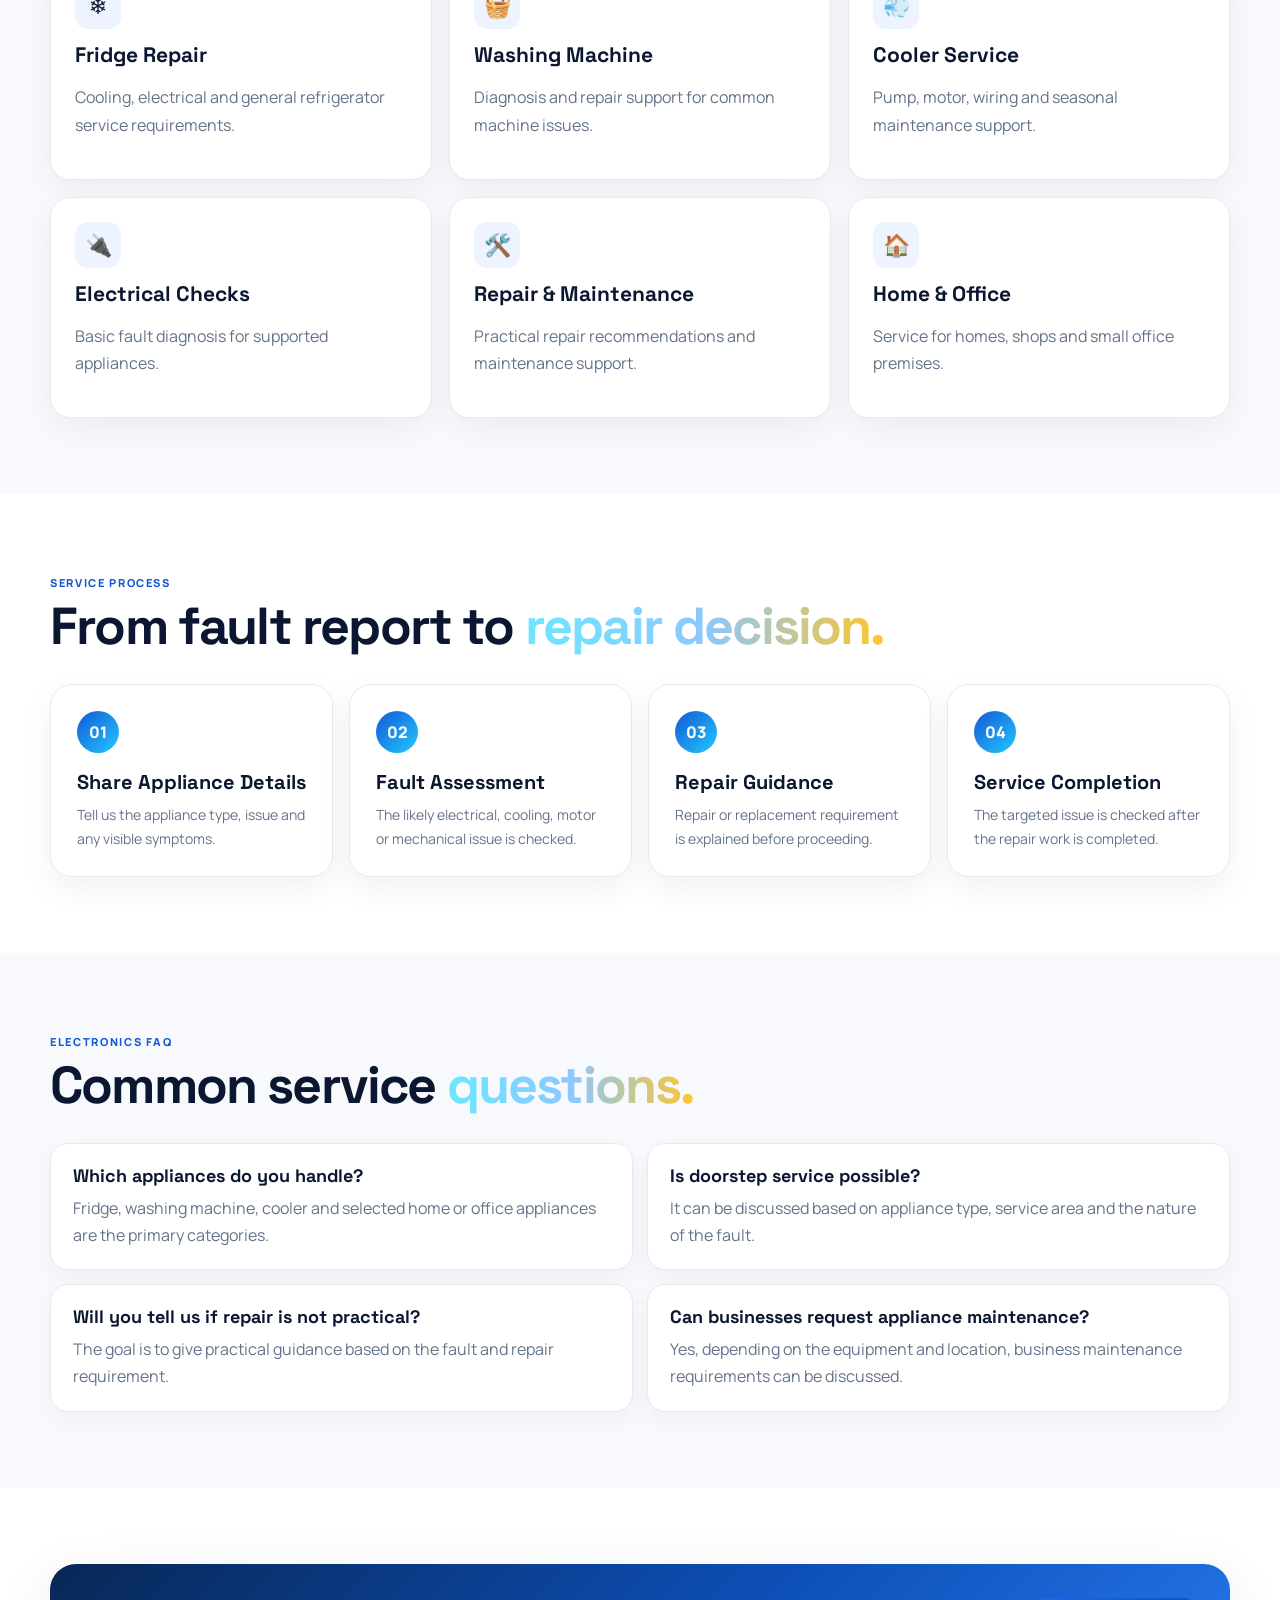
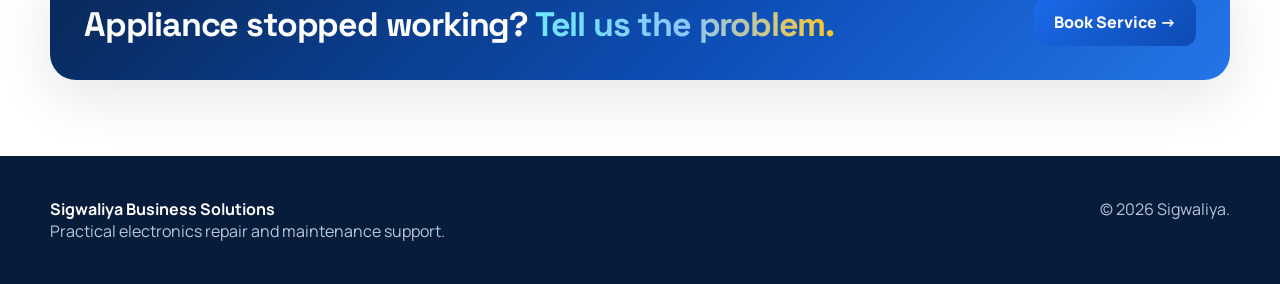
<file: electronics.html>
<!doctype html><html lang="en"><head><meta charset="utf-8"><meta name="viewport" content="width=device-width,initial-scale=1"><title>Electronics Repair | Sigwaliya</title><link rel="stylesheet" href="styles.css"><link rel="stylesheet" href="enhancements.css"></head><body><header class="nav"><div class="wrap navin"><a class="brand" href="index.html"><span>SIGWALIYA</span><br><small>BUSINESS SOLUTIONS</small></a><nav class="links"><a href="index.html">Home</a><a href="it-services.html">IT Services</a><a href="computer.html">Laptop & Desktop</a><a class="active" href="electronics.html">Electronics</a><a href="cctv.html">CCTV</a><a href="erp.html">Sigwaliya ERP</a><a href="about.html">About</a><a class="cta" href="contact.html">Get Support</a></nav><button class="menu" aria-label="Menu">☰</button></div></header><main><section class="hero service-hero" style="--hero:url('https://images.unsplash.com/photo-1581092919535-7146f9c90f90?auto=format&fit=crop&w=1900&q=88')"><div class="wrap hero-inner"><div><span class="eyebrow">✦ Electronics Repair</span><h1>Home appliances deserve <span class="grad">expert attention.</span></h1><p>Repair and maintenance support for fridge, washing machine, cooler and selected home or office appliances.</p><div class="buttons"><a class="btn primary" href="contact.html">Book Service →</a><a class="btn" href="contact.html">Ask for Availability</a></div><div class="badge-row"><span class="badge">✓ Fridge Repair</span><span class="badge">✓ Washing Machine</span><span class="badge">✓ Cooler Service</span><span class="badge">✓ Home & Office</span></div></div></div></section><section class="section"><div class="wrap showcase"><div class="image-panel" style="--img:url('https://images.unsplash.com/photo-1581578731548-c64695cc6952?auto=format&fit=crop&w=1400&q=85')"></div><div class="panel"><span class="eyebrow">Doorstep Service</span><h2 style="margin:18px 0">Clear diagnosis. <span class="grad">Practical repair.</span></h2><p>We focus on identifying the actual fault and explaining the service requirement clearly before repair work proceeds.</p><ul><li>Cooling and electrical fault checks</li><li>Motor, pump and wiring support</li><li>Seasonal cooler maintenance</li><li>Home and small-office appliance service</li><li>Repair and replacement guidance</li></ul><a class="btn primary" href="contact.html">Request Service →</a></div></div></section><section class="section alt"><div class="wrap"><div class="section-head"><div><span class="eyebrow">Appliance Services</span><h2>Support for everyday <span class="grad">essential equipment.</span></h2></div><p>Availability depends on appliance type, fault and service area.</p></div><div class="feature-grid"><div class="feature"><div class="iconbox">❄️</div><h3>Fridge Repair</h3><p>Cooling, electrical and general refrigerator service requirements.</p></div><div class="feature"><div class="iconbox">🧺</div><h3>Washing Machine</h3><p>Diagnosis and repair support for common machine issues.</p></div><div class="feature"><div class="iconbox">💨</div><h3>Cooler Service</h3><p>Pump, motor, wiring and seasonal maintenance support.</p></div><div class="feature"><div class="iconbox">🔌</div><h3>Electrical Checks</h3><p>Basic fault diagnosis for supported appliances.</p></div><div class="feature"><div class="iconbox">🛠️</div><h3>Repair & Maintenance</h3><p>Practical repair recommendations and maintenance support.</p></div><div class="feature"><div class="iconbox">🏠</div><h3>Home & Office</h3><p>Service for homes, shops and small office premises.</p></div></div></div></section><section class="section"><div class="wrap"><div class="section-head"><div><span class="eyebrow">Service Process</span><h2>From fault report to <span class="grad">repair decision.</span></h2></div></div><div class="process-grid"><div class="process-card"><div class="process-no">01</div><h3>Share Appliance Details</h3><p>Tell us the appliance type, issue and any visible symptoms.</p></div><div class="process-card"><div class="process-no">02</div><h3>Fault Assessment</h3><p>The likely electrical, cooling, motor or mechanical issue is checked.</p></div><div class="process-card"><div class="process-no">03</div><h3>Repair Guidance</h3><p>Repair or replacement requirement is explained before proceeding.</p></div><div class="process-card"><div class="process-no">04</div><h3>Service Completion</h3><p>The targeted issue is checked after the repair work is completed.</p></div></div></div></section><section class="section alt"><div class="wrap"><div class="section-head"><div><span class="eyebrow">Electronics FAQ</span><h2>Common service <span class="grad">questions.</span></h2></div></div><div class="faq-grid"><div class="faq-item"><h3>Which appliances do you handle?</h3><p>Fridge, washing machine, cooler and selected home or office appliances are the primary categories.</p></div><div class="faq-item"><h3>Is doorstep service possible?</h3><p>It can be discussed based on appliance type, service area and the nature of the fault.</p></div><div class="faq-item"><h3>Will you tell us if repair is not practical?</h3><p>The goal is to give practical guidance based on the fault and repair requirement.</p></div><div class="faq-item"><h3>Can businesses request appliance maintenance?</h3><p>Yes, depending on the equipment and location, business maintenance requirements can be discussed.</p></div></div></div></section><section class="section"><div class="wrap band"><h2>Appliance stopped working? <span class="grad">Tell us the problem.</span></h2><div class="buttons" style="margin:0"><a class="btn primary" href="contact.html">Book Service →</a></div></div></section></main><footer class="footer"><div class="wrap foot"><div><b>Sigwaliya Business Solutions</b><br>Practical electronics repair and maintenance support.</div><div>© <span class="year"></span> Sigwaliya.</div></div></footer><script src="script.js"></script></body></html>
</file>
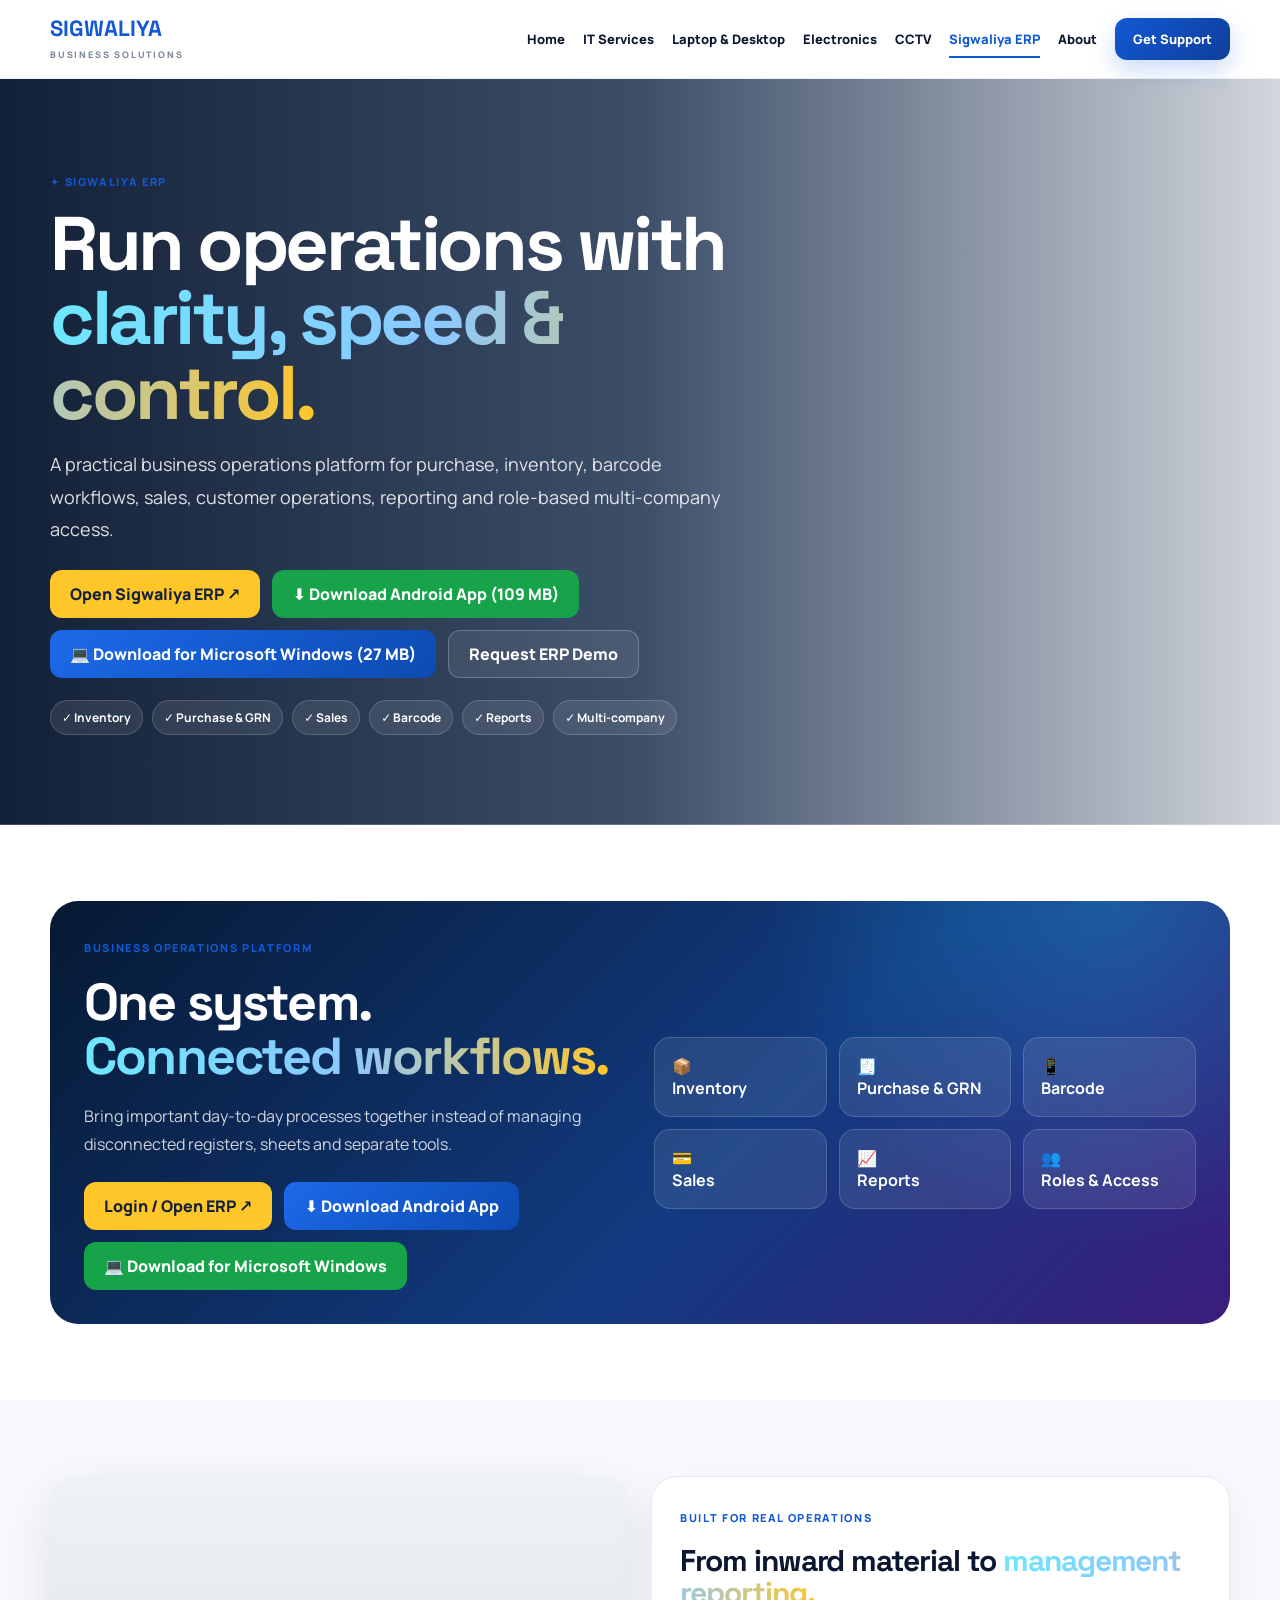
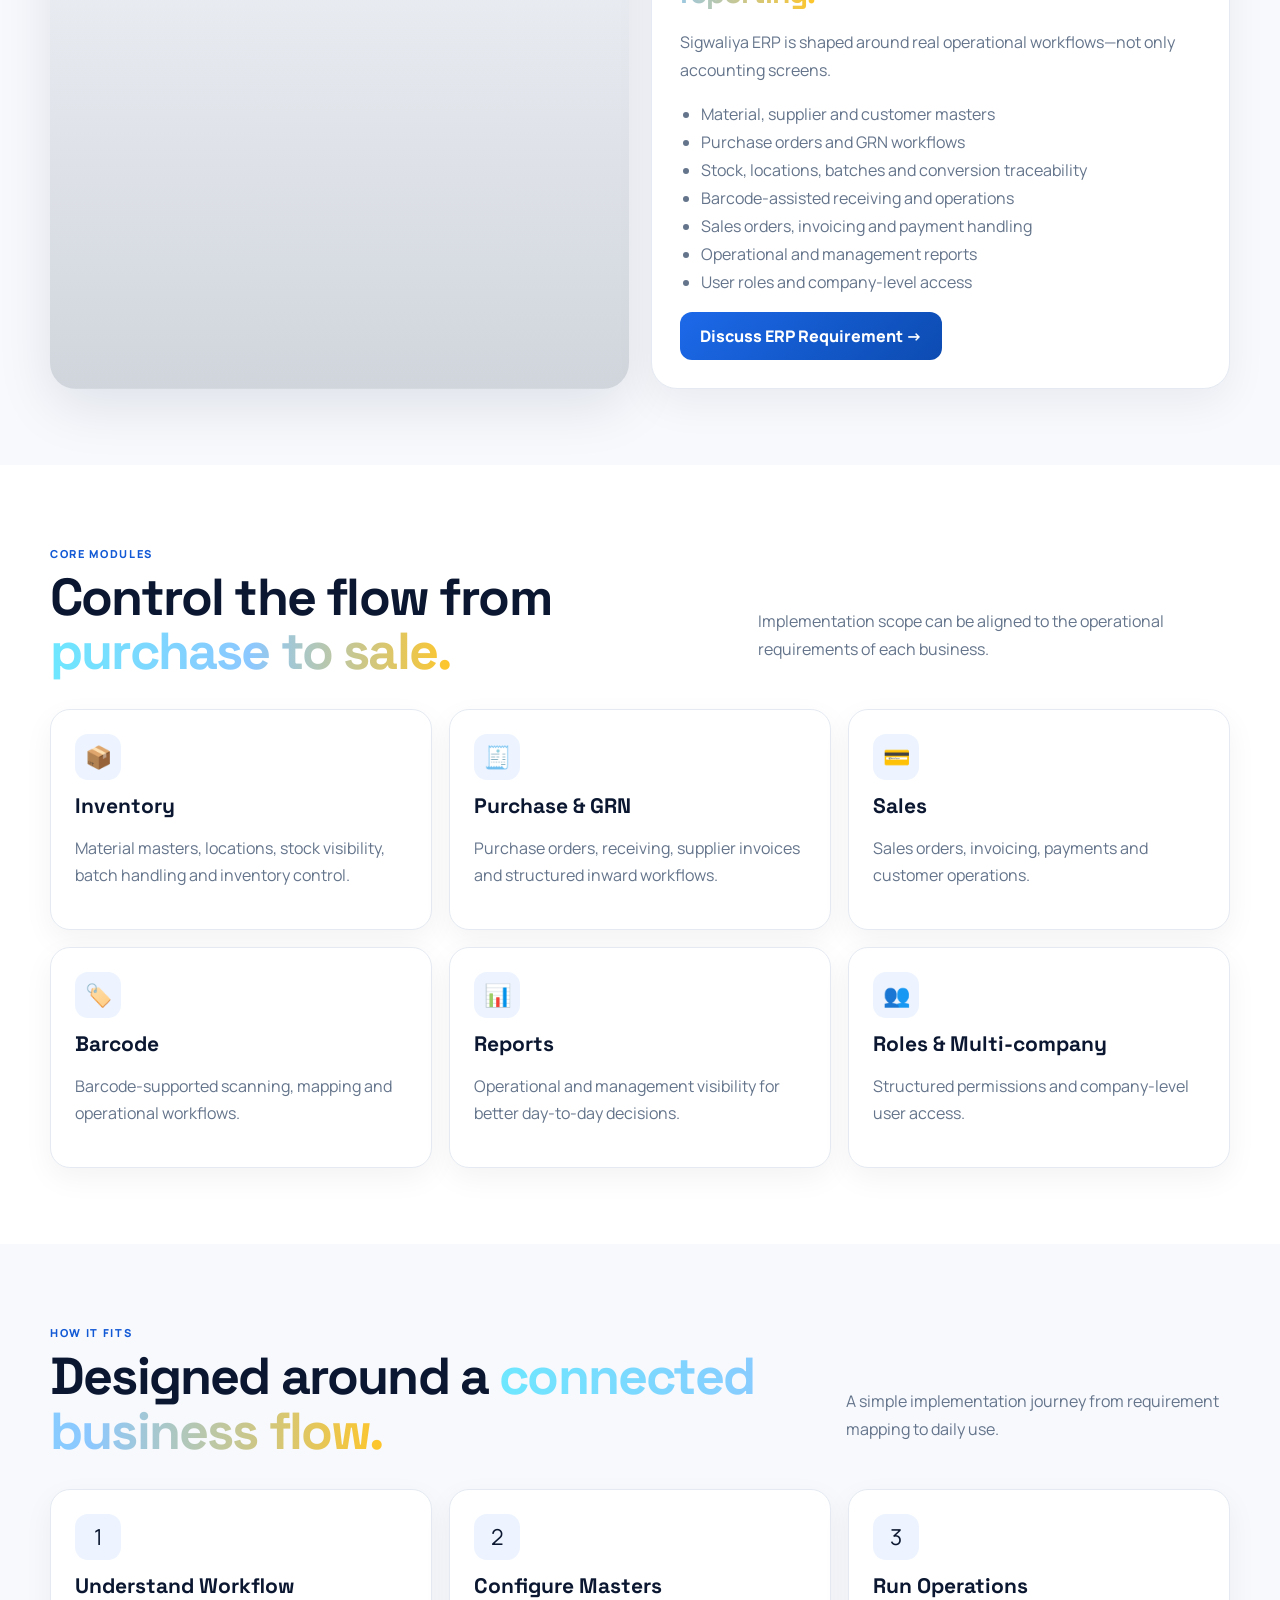
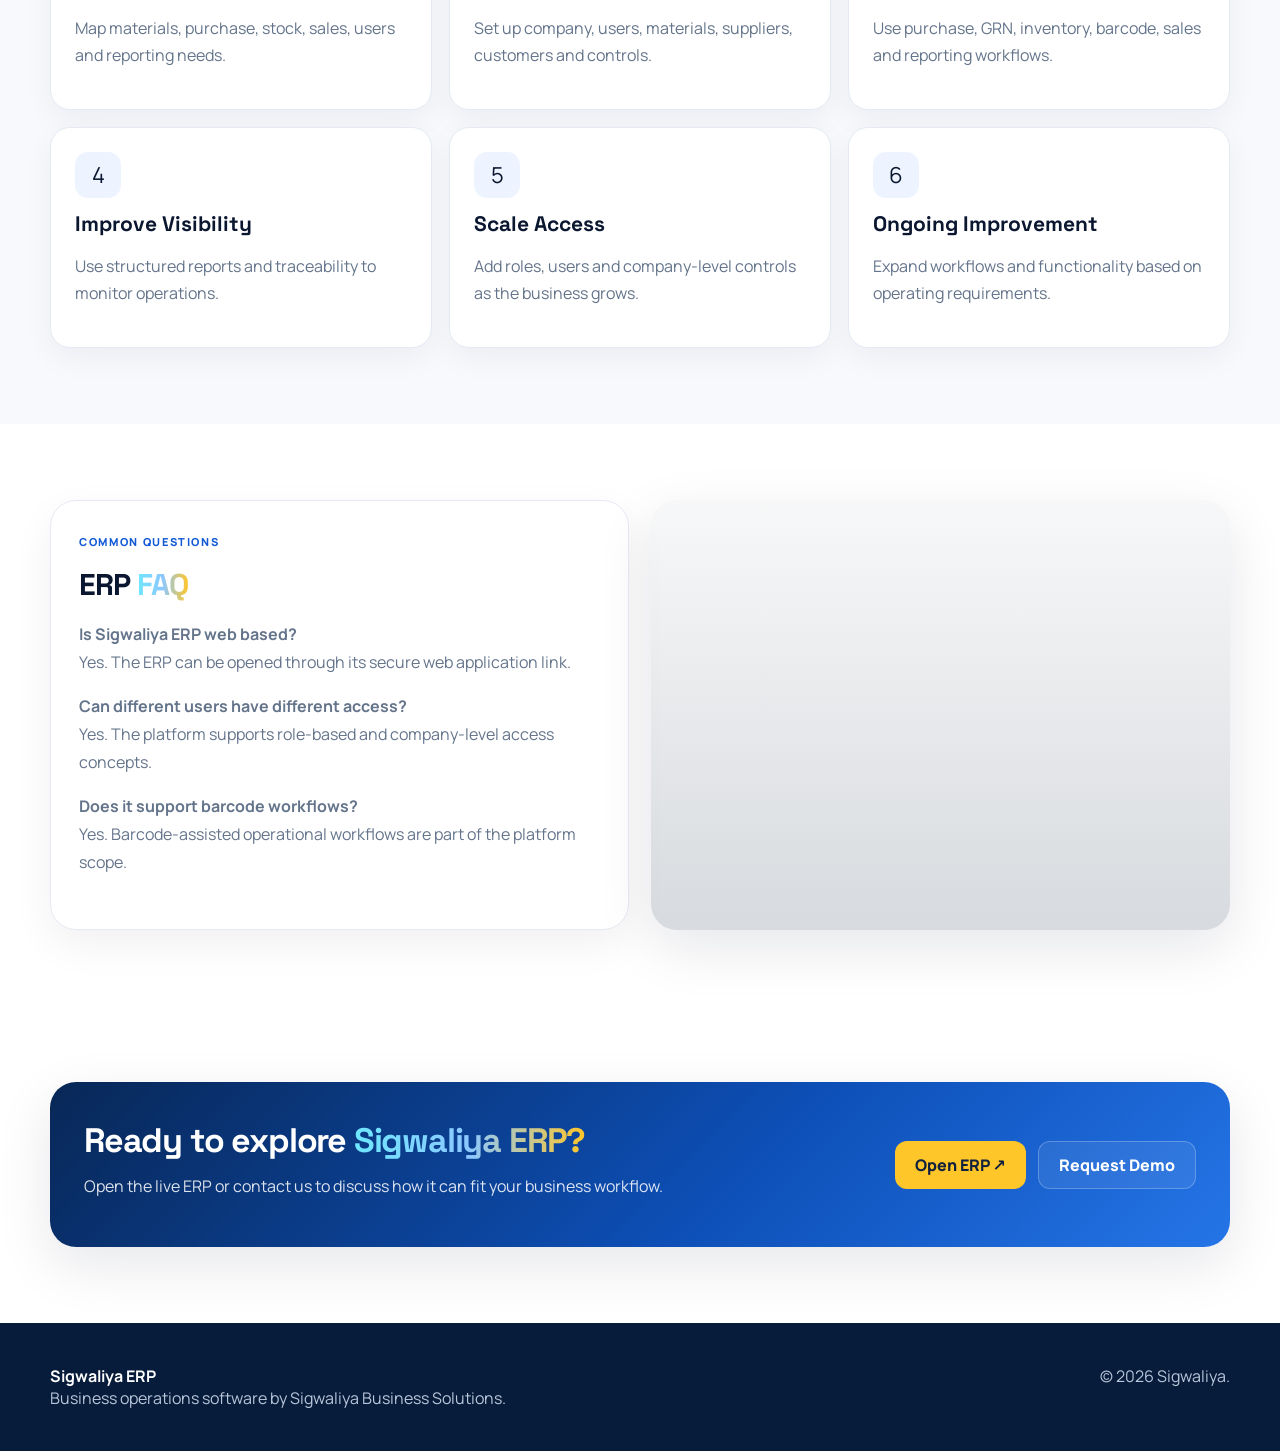
<file: erp.html>
<!doctype html>
<html lang="en">
  <head>
    <meta charset="utf-8" />
    <meta name="viewport" content="width=device-width,initial-scale=1" />
    <title>Sigwaliya ERP | Inventory, Purchase, Sales & Barcode</title>
    <meta
      name="description"
      content="Explore Sigwaliya ERP for inventory, purchase, GRN, barcode, sales, reporting, roles and multi-company operations."
    />
    <link rel="canonical" href="https://sigwaliya.in/erp.html" />
    <link rel="stylesheet" href="styles.css?v=39" />
  </head>
  <body>
    <header class="nav">
      <div class="wrap navin">
        <a class="brand" href="index.html"
          ><span>SIGWALIYA</span><br /><small>BUSINESS SOLUTIONS</small></a
        >
        <nav class="links">
          <a href="index.html">Home</a><a href="it-services.html">IT Services</a
          ><a href="computer.html">Laptop & Desktop</a
          ><a href="electronics.html">Electronics</a><a href="cctv.html">CCTV</a
          ><a class="active" href="erp.html">Sigwaliya ERP</a
          ><a href="about.html">About</a
          ><a class="cta" href="contact.html">Get Support</a>
        </nav>
        <button class="menu" aria-label="Menu" aria-expanded="false">☰</button>
      </div>
    </header>
    <main>
      <section
        class="hero service-hero"
        style="
          --hero: url(&quot;https://images.unsplash.com/photo-1551288049-bebda4e38f71?auto=format&fit=crop&w=1900&q=88&quot;);
        "
      >
        <div class="wrap hero-inner">
          <div>
            <span class="eyebrow">✦ Sigwaliya ERP</span>
            <h1>
              Run operations with
              <span class="grad">clarity, speed & control.</span>
            </h1>
            <p>
              A practical business operations platform for purchase, inventory,
              barcode workflows, sales, customer operations, reporting and
              role-based multi-company access.
            </p>
            <div class="buttons">
              <a
                class="btn yellow"
                href="https://sigwaliya-erp.web.app"
                target="_blank"
                rel="noopener"
                >Open Sigwaliya ERP ↗</a
              ><a
                class="btn green"
                href="https://drive.usercontent.google.com/download?id=1WH8d2eJTV8bbv_zbGZpkUnhzP_l0bHL9&amp;export=download&amp;confirm=t"
                >⬇ Download Android App (109 MB)</a
              ><a
                class="btn primary"
                href="https://drive.usercontent.google.com/download?id=1qcy3l_I4XQTfYtE5Pk3ZVyijy1sPOA_2&amp;export=download&amp;confirm=t"
                >💻 Download for Microsoft Windows (27 MB)</a
              ><a class="btn" href="contact.html">Request ERP Demo</a>
            </div>
            <div class="badge-row">
              <span class="badge">✓ Inventory</span
              ><span class="badge">✓ Purchase & GRN</span
              ><span class="badge">✓ Sales</span
              ><span class="badge">✓ Barcode</span
              ><span class="badge">✓ Reports</span
              ><span class="badge">✓ Multi-company</span>
            </div>
          </div>
        </div>
      </section>
      <section class="section">
        <div class="wrap erp-strip">
          <div>
            <span class="eyebrow">Business Operations Platform</span>
            <h2 style="margin: 18px 0">
              One system. <span class="grad">Connected workflows.</span>
            </h2>
            <p>
              Bring important day-to-day processes together instead of managing
              disconnected registers, sheets and separate tools.
            </p>
            <div class="buttons">
              <a
                class="btn yellow"
                href="https://sigwaliya-erp.web.app"
                target="_blank"
                rel="noopener"
                >Login / Open ERP ↗</a
              ><a
                class="btn primary"
                href="https://drive.usercontent.google.com/download?id=1WH8d2eJTV8bbv_zbGZpkUnhzP_l0bHL9&amp;export=download&amp;confirm=t"
                >⬇ Download Android App</a
              ><a
                class="btn green"
                href="https://drive.usercontent.google.com/download?id=1qcy3l_I4XQTfYtE5Pk3ZVyijy1sPOA_2&amp;export=download&amp;confirm=t"
                >💻 Download for Microsoft Windows</a
              >
            </div>
          </div>
          <div class="erp-cards">
            <div class="mini">📦<b>Inventory</b></div>
            <div class="mini">🧾<b>Purchase & GRN</b></div>
            <div class="mini">📱<b>Barcode</b></div>
            <div class="mini">💳<b>Sales</b></div>
            <div class="mini">📈<b>Reports</b></div>
            <div class="mini">👥<b>Roles & Access</b></div>
          </div>
        </div>
      </section>
      <section class="section alt">
        <div class="wrap showcase">
          <div
            class="image-panel"
            style="
              --img: url(&quot;https://images.unsplash.com/photo-1460925895917-afdab827c52f?auto=format&fit=crop&w=1400&q=85&quot;);
            "
          ></div>
          <div class="panel">
            <span class="eyebrow">Built for Real Operations</span>
            <h2 style="margin: 18px 0">
              From inward material to
              <span class="grad">management reporting.</span>
            </h2>
            <p>
              Sigwaliya ERP is shaped around real operational workflows—not only
              accounting screens.
            </p>
            <ul>
              <li>Material, supplier and customer masters</li>
              <li>Purchase orders and GRN workflows</li>
              <li>Stock, locations, batches and conversion traceability</li>
              <li>Barcode-assisted receiving and operations</li>
              <li>Sales orders, invoicing and payment handling</li>
              <li>Operational and management reports</li>
              <li>User roles and company-level access</li>
            </ul>
            <a class="btn primary" href="contact.html"
              >Discuss ERP Requirement →</a
            >
          </div>
        </div>
      </section>
      <section class="section">
        <div class="wrap">
          <div class="section-head">
            <div>
              <span class="eyebrow">Core Modules</span>
              <h2>
                Control the flow from
                <span class="grad">purchase to sale.</span>
              </h2>
            </div>
            <p>
              Implementation scope can be aligned to the operational
              requirements of each business.
            </p>
          </div>
          <div class="feature-grid">
            <div class="feature">
              <div class="iconbox">📦</div>
              <h3>Inventory</h3>
              <p>
                Material masters, locations, stock visibility, batch handling
                and inventory control.
              </p>
            </div>
            <div class="feature">
              <div class="iconbox">🧾</div>
              <h3>Purchase & GRN</h3>
              <p>
                Purchase orders, receiving, supplier invoices and structured
                inward workflows.
              </p>
            </div>
            <div class="feature">
              <div class="iconbox">💳</div>
              <h3>Sales</h3>
              <p>Sales orders, invoicing, payments and customer operations.</p>
            </div>
            <div class="feature">
              <div class="iconbox">🏷️</div>
              <h3>Barcode</h3>
              <p>
                Barcode-supported scanning, mapping and operational workflows.
              </p>
            </div>
            <div class="feature">
              <div class="iconbox">📊</div>
              <h3>Reports</h3>
              <p>
                Operational and management visibility for better day-to-day
                decisions.
              </p>
            </div>
            <div class="feature">
              <div class="iconbox">👥</div>
              <h3>Roles & Multi-company</h3>
              <p>Structured permissions and company-level user access.</p>
            </div>
          </div>
        </div>
      </section>
      <section class="section alt">
        <div class="wrap">
          <div class="section-head">
            <div>
              <span class="eyebrow">How It Fits</span>
              <h2>
                Designed around a
                <span class="grad">connected business flow.</span>
              </h2>
            </div>
            <p>
              A simple implementation journey from requirement mapping to daily
              use.
            </p>
          </div>
          <div class="feature-grid">
            <div class="feature">
              <div class="iconbox">1</div>
              <h3>Understand Workflow</h3>
              <p>
                Map materials, purchase, stock, sales, users and reporting
                needs.
              </p>
            </div>
            <div class="feature">
              <div class="iconbox">2</div>
              <h3>Configure Masters</h3>
              <p>
                Set up company, users, materials, suppliers, customers and
                controls.
              </p>
            </div>
            <div class="feature">
              <div class="iconbox">3</div>
              <h3>Run Operations</h3>
              <p>
                Use purchase, GRN, inventory, barcode, sales and reporting
                workflows.
              </p>
            </div>
            <div class="feature">
              <div class="iconbox">4</div>
              <h3>Improve Visibility</h3>
              <p>
                Use structured reports and traceability to monitor operations.
              </p>
            </div>
            <div class="feature">
              <div class="iconbox">5</div>
              <h3>Scale Access</h3>
              <p>
                Add roles, users and company-level controls as the business
                grows.
              </p>
            </div>
            <div class="feature">
              <div class="iconbox">6</div>
              <h3>Ongoing Improvement</h3>
              <p>
                Expand workflows and functionality based on operating
                requirements.
              </p>
            </div>
          </div>
        </div>
      </section>
      <section class="section">
        <div class="wrap showcase">
          <div class="panel">
            <span class="eyebrow">Common Questions</span>
            <h2 style="margin: 18px 0">ERP <span class="grad">FAQ</span></h2>
            <p>
              <b>Is Sigwaliya ERP web based?</b><br />Yes. The ERP can be opened
              through its secure web application link.
            </p>
            <p>
              <b>Can different users have different access?</b><br />Yes. The
              platform supports role-based and company-level access concepts.
            </p>
            <p>
              <b>Does it support barcode workflows?</b><br />Yes.
              Barcode-assisted operational workflows are part of the platform
              scope.
            </p>
          </div>
          <div
            class="image-panel"
            style="
              --img: url(&quot;https://images.unsplash.com/photo-1552664730-d307ca884978?auto=format&fit=crop&w=1400&q=85&quot;);
            "
          ></div>
        </div>
      </section>
      <section class="section">
        <div class="wrap band">
          <div>
            <h2>Ready to explore <span class="grad">Sigwaliya ERP?</span></h2>
            <p>
              Open the live ERP or contact us to discuss how it can fit your
              business workflow.
            </p>
          </div>
          <div class="buttons" style="margin: 0">
            <a
              class="btn yellow"
              href="https://sigwaliya-erp.web.app"
              target="_blank"
              rel="noopener"
              >Open ERP ↗</a
            ><a class="btn" href="contact.html">Request Demo</a>
          </div>
        </div>
      </section>
    </main>
    <footer class="footer">
      <div class="wrap foot">
        <div>
          <b>Sigwaliya ERP</b><br />Business operations software by Sigwaliya
          Business Solutions.
        </div>
        <div>© <span class="year"></span> Sigwaliya.</div>
      </div>
    </footer>
    <script src="script.js"></script>
  </body>
</html>
</file>
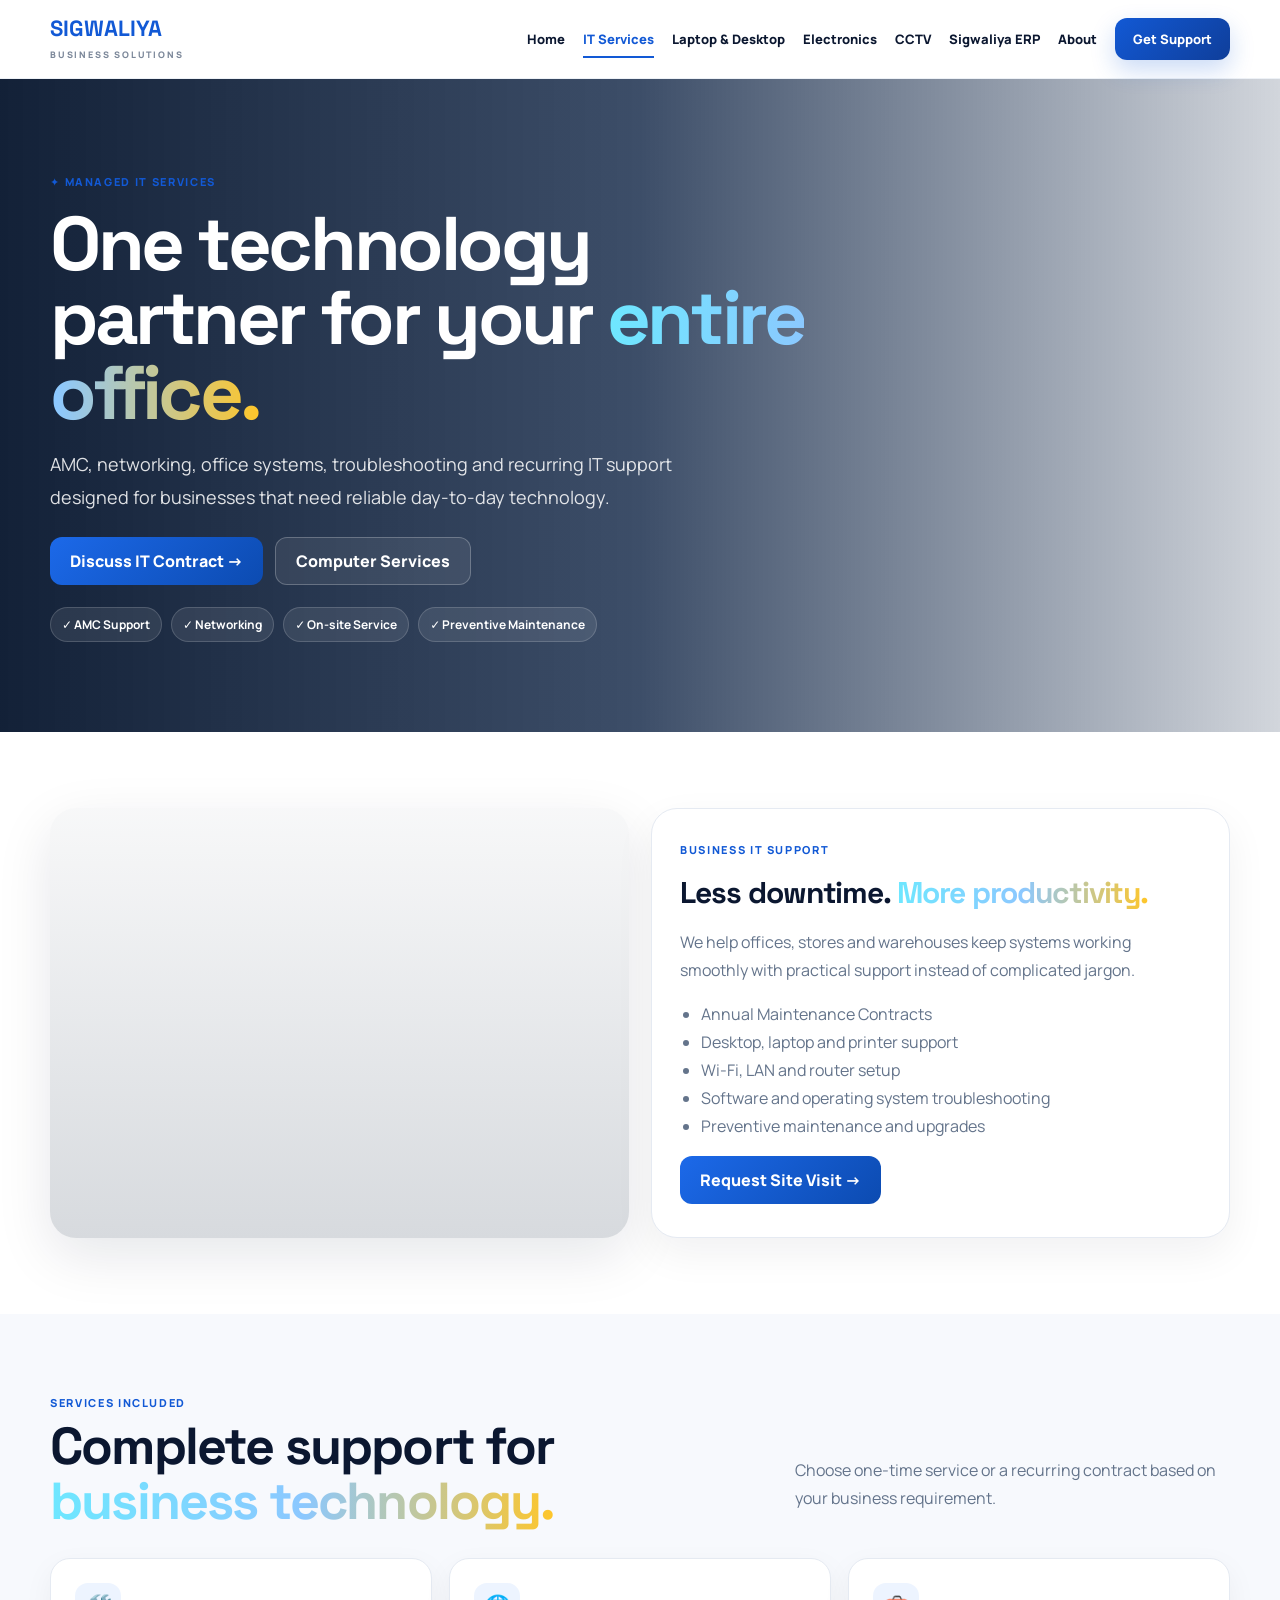
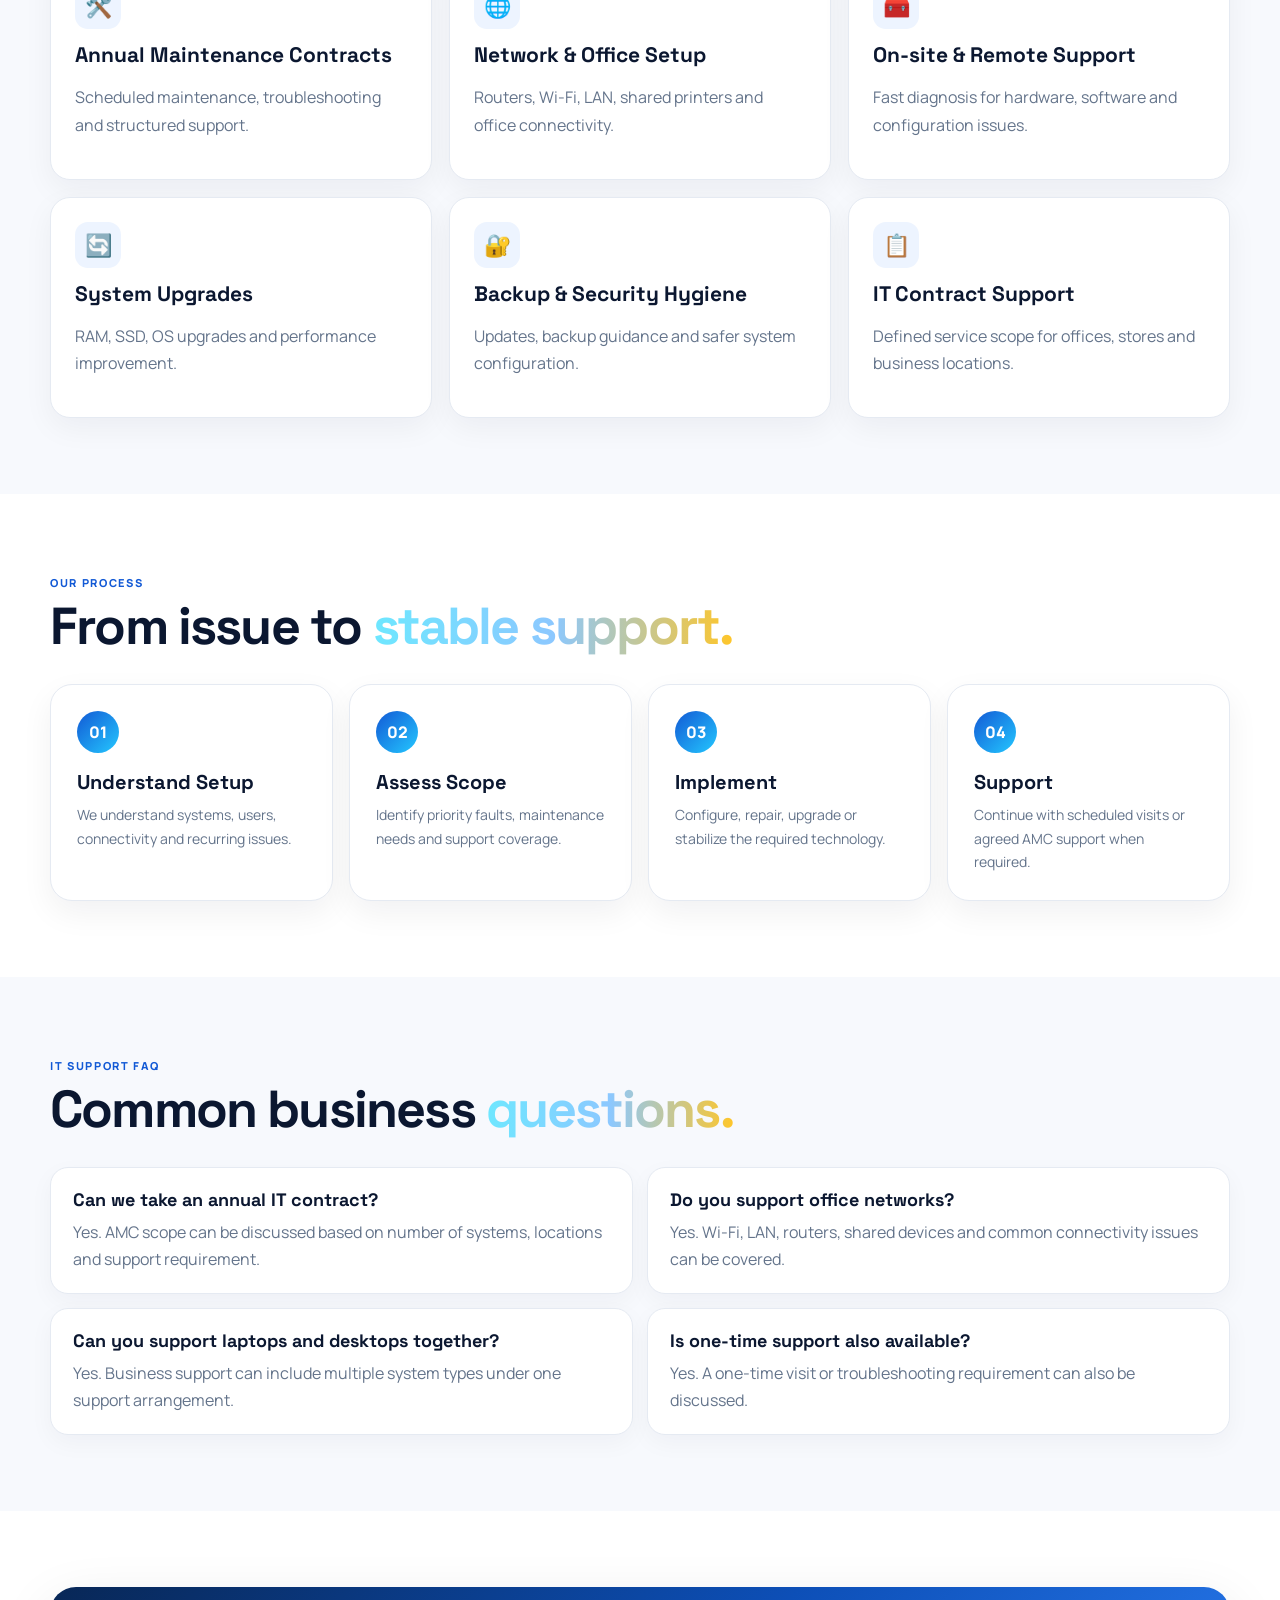
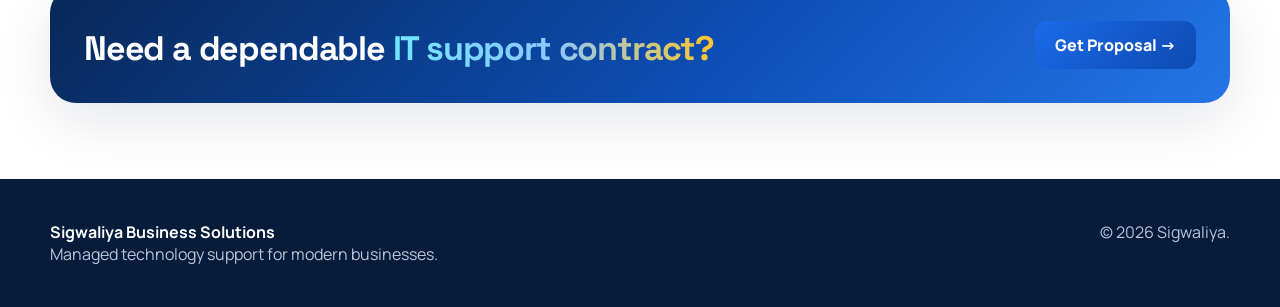
<file: it-services.html>
<!doctype html><html lang="en"><head><meta charset="utf-8"><meta name="viewport" content="width=device-width,initial-scale=1"><title>Managed IT Services | Sigwaliya</title><link rel="stylesheet" href="styles.css"><link rel="stylesheet" href="enhancements.css"></head><body><header class="nav"><div class="wrap navin"><a class="brand" href="index.html"><span>SIGWALIYA</span><br><small>BUSINESS SOLUTIONS</small></a><nav class="links"><a href="index.html">Home</a><a class="active" href="it-services.html">IT Services</a><a href="computer.html">Laptop & Desktop</a><a href="electronics.html">Electronics</a><a href="cctv.html">CCTV</a><a href="erp.html">Sigwaliya ERP</a><a href="about.html">About</a><a class="cta" href="contact.html">Get Support</a></nav><button class="menu" aria-label="Menu">☰</button></div></header><main><section class="hero service-hero" style="--hero:url('https://images.unsplash.com/photo-1519389950473-47ba0277781c?auto=format&fit=crop&w=1900&q=88')"><div class="wrap hero-inner"><div><span class="eyebrow">✦ Managed IT Services</span><h1>One technology partner for your <span class="grad">entire office.</span></h1><p>AMC, networking, office systems, troubleshooting and recurring IT support designed for businesses that need reliable day-to-day technology.</p><div class="buttons"><a class="btn primary" href="contact.html">Discuss IT Contract →</a><a class="btn" href="computer.html">Computer Services</a></div><div class="badge-row"><span class="badge">✓ AMC Support</span><span class="badge">✓ Networking</span><span class="badge">✓ On-site Service</span><span class="badge">✓ Preventive Maintenance</span></div></div></div></section><section class="section"><div class="wrap showcase"><div class="image-panel" style="--img:url('https://images.unsplash.com/photo-1497366754035-f200968a6e72?auto=format&fit=crop&w=1400&q=85')"></div><div class="panel"><span class="eyebrow">Business IT Support</span><h2 style="margin:18px 0">Less downtime. <span class="grad">More productivity.</span></h2><p>We help offices, stores and warehouses keep systems working smoothly with practical support instead of complicated jargon.</p><ul><li>Annual Maintenance Contracts</li><li>Desktop, laptop and printer support</li><li>Wi-Fi, LAN and router setup</li><li>Software and operating system troubleshooting</li><li>Preventive maintenance and upgrades</li></ul><a class="btn primary" href="contact.html">Request Site Visit →</a></div></div></section><section class="section alt"><div class="wrap"><div class="section-head"><div><span class="eyebrow">Services Included</span><h2>Complete support for <span class="grad">business technology.</span></h2></div><p>Choose one-time service or a recurring contract based on your business requirement.</p></div><div class="feature-grid"><div class="feature"><div class="iconbox">🛠️</div><h3>Annual Maintenance Contracts</h3><p>Scheduled maintenance, troubleshooting and structured support.</p></div><div class="feature"><div class="iconbox">🌐</div><h3>Network & Office Setup</h3><p>Routers, Wi-Fi, LAN, shared printers and office connectivity.</p></div><div class="feature"><div class="iconbox">🧰</div><h3>On-site & Remote Support</h3><p>Fast diagnosis for hardware, software and configuration issues.</p></div><div class="feature"><div class="iconbox">🔄</div><h3>System Upgrades</h3><p>RAM, SSD, OS upgrades and performance improvement.</p></div><div class="feature"><div class="iconbox">🔐</div><h3>Backup & Security Hygiene</h3><p>Updates, backup guidance and safer system configuration.</p></div><div class="feature"><div class="iconbox">📋</div><h3>IT Contract Support</h3><p>Defined service scope for offices, stores and business locations.</p></div></div></div></section><section class="section"><div class="wrap"><div class="section-head"><div><span class="eyebrow">Our Process</span><h2>From issue to <span class="grad">stable support.</span></h2></div></div><div class="process-grid"><div class="process-card"><div class="process-no">01</div><h3>Understand Setup</h3><p>We understand systems, users, connectivity and recurring issues.</p></div><div class="process-card"><div class="process-no">02</div><h3>Assess Scope</h3><p>Identify priority faults, maintenance needs and support coverage.</p></div><div class="process-card"><div class="process-no">03</div><h3>Implement</h3><p>Configure, repair, upgrade or stabilize the required technology.</p></div><div class="process-card"><div class="process-no">04</div><h3>Support</h3><p>Continue with scheduled visits or agreed AMC support when required.</p></div></div></div></section><section class="section alt"><div class="wrap"><div class="section-head"><div><span class="eyebrow">IT Support FAQ</span><h2>Common business <span class="grad">questions.</span></h2></div></div><div class="faq-grid"><div class="faq-item"><h3>Can we take an annual IT contract?</h3><p>Yes. AMC scope can be discussed based on number of systems, locations and support requirement.</p></div><div class="faq-item"><h3>Do you support office networks?</h3><p>Yes. Wi-Fi, LAN, routers, shared devices and common connectivity issues can be covered.</p></div><div class="faq-item"><h3>Can you support laptops and desktops together?</h3><p>Yes. Business support can include multiple system types under one support arrangement.</p></div><div class="faq-item"><h3>Is one-time support also available?</h3><p>Yes. A one-time visit or troubleshooting requirement can also be discussed.</p></div></div></div></section><section class="section"><div class="wrap band"><h2>Need a dependable <span class="grad">IT support contract?</span></h2><div class="buttons" style="margin:0"><a class="btn primary" href="contact.html">Get Proposal →</a></div></div></section></main><footer class="footer"><div class="wrap foot"><div><b>Sigwaliya Business Solutions</b><br>Managed technology support for modern businesses.</div><div>© <span class="year"></span> Sigwaliya.</div></div></footer><script src="script.js"></script></body></html>
</file>
<file: styles.css>
@import url("https://fonts.googleapis.com/css2?family=Manrope:wght@400;500;600;700;800&family=Space+Grotesk:wght@600;700&display=swap");
:root {
  --bg: #f6f8fc;
  --ink: #0b1730;
  --muted: #64748b;
  --line: #e5eaf2;
  --navy: #071b3a;
  --navy2: #0d2b5c;
  --blue: #1259d5;
  --blue2: #2376ff;
  --yellow: #ffc629;
  --cyan: #24c8ff;
  --purple: #7c3aed;
  --pink: #db2777;
  --green: #16a34a;
  --shadow: 0 18px 55px rgba(8, 24, 48, 0.1);
}
* {
  box-sizing: border-box;
}
html {
  scroll-behavior: smooth;
}
body {
  margin: 0;
  background: #fff;
  color: var(--ink);
  font-family: Manrope, system-ui, sans-serif;
  -webkit-font-smoothing: antialiased;
}
a {
  text-decoration: none;
  color: inherit;
}
img {
  display: block;
  max-width: 100%;
}
.wrap {
  width: min(1180px, calc(100% - 34px));
  margin: auto;
}
.nav {
  position: sticky;
  top: 0;
  z-index: 100;
  background: rgba(255, 255, 255, 0.96);
  backdrop-filter: blur(16px);
  border-bottom: 1px solid #edf1f6;
}
.navin {
  min-height: 78px;
  display: flex;
  align-items: center;
  justify-content: space-between;
  gap: 18px;
}
.brand {
  font: 700 22px/1 Space Grotesk;
  color: var(--navy);
}
.brand span {
  color: var(--blue);
}
.brand small {
  font: 800 9px Manrope;
  letter-spacing: 0.2em;
  color: #7b8799;
}
.links {
  display: flex;
  align-items: center;
  gap: 18px;
  font-size: 13px;
  font-weight: 800;
}
.links a {
  position: relative;
}
.links a:not(.cta):after {
  content: "";
  position: absolute;
  left: 0;
  right: 100%;
  bottom: -10px;
  height: 2px;
  background: var(--blue);
  transition: 0.2s;
}
.links a:hover:not(.cta):after,
.links a.active:not(.cta):after {
  right: 0;
}
.links a.active {
  color: var(--blue);
}
.cta {
  color: #fff !important;
  padding: 12px 18px;
  border-radius: 12px;
  background: linear-gradient(135deg, var(--blue), #0f3e9a);
  box-shadow: 0 10px 25px rgba(18, 89, 213, 0.22);
}
.menu {
  display: none;
  border: 0;
  background: none;
  font-size: 28px;
  color: var(--navy);
}
.hero {
  padding: 24px 0 28px;
}
.hero-shell {
  position: relative;
  overflow: hidden;
  border-radius: 28px;
  padding: 52px;
  background:
    radial-gradient(
      circle at 80% 10%,
      rgba(36, 200, 255, 0.25),
      transparent 28%
    ),
    linear-gradient(135deg, #061932, #0b2b60 56%, #113d84);
  color: #fff;
  box-shadow: 0 30px 70px rgba(6, 25, 50, 0.22);
}
.hero-grid {
  position: relative;
  z-index: 2;
  display: grid;
  grid-template-columns: 1.05fr 0.95fr;
  gap: 38px;
  align-items: center;
}
.pill {
  display: inline-flex;
  align-items: center;
  gap: 8px;
  border: 1px solid rgba(255, 255, 255, 0.2);
  background: rgba(255, 255, 255, 0.09);
  padding: 9px 13px;
  border-radius: 999px;
  font-size: 12px;
  font-weight: 800;
}
.hero h1 {
  font: 700 clamp(44px, 6vw, 74px) / 0.98 Space Grotesk;
  margin: 18px 0;
  letter-spacing: -0.045em;
}
.hero h1 .accent,
.grad {
  background: linear-gradient(90deg, #6ee7ff, #8cc8ff, #ffc629);
  -webkit-background-clip: text;
  color: transparent;
}
.hero p {
  font-size: 17px;
  line-height: 1.75;
  color: rgba(255, 255, 255, 0.83);
  max-width: 680px;
}
.buttons {
  display: flex;
  flex-wrap: wrap;
  gap: 12px;
  margin-top: 24px;
}
.btn {
  min-height: 48px;
  padding: 0 20px;
  border-radius: 12px;
  display: inline-flex;
  align-items: center;
  justify-content: center;
  font-weight: 800;
  border: 1px solid rgba(255, 255, 255, 0.24);
  background: rgba(255, 255, 255, 0.08);
  color: #fff;
  transition: 0.2s;
}
.btn:hover {
  transform: translateY(-2px);
}
.btn.white {
  background: #fff;
  color: var(--navy);
  border-color: #fff;
}
.btn.primary {
  border: 0;
  background: linear-gradient(135deg, #1c69e9, #0c4bb1);
}
.btn.yellow {
  border: 0;
  background: var(--yellow);
  color: #12213d;
}
.btn.green,
.btn.whatsapp {
  border: 0;
  background: #16a34a;
}
.app-download-card {
  position: relative;
  isolation: isolate;
  display: grid;
  grid-template-columns: auto 1fr auto;
  align-items: center;
  gap: 16px;
  width: min(100%, 640px);
  margin-top: 24px;
  padding: 15px 17px;
  border: 2px solid rgba(255, 255, 255, 0.88);
  border-radius: 18px;
  background: linear-gradient(120deg, #16a34a 0%, #0dca78 48%, #ffc629 100%);
  color: #061932;
  box-shadow:
    0 18px 45px rgba(0, 0, 0, 0.3),
    0 0 0 5px rgba(255, 198, 41, 0.16);
  overflow: hidden;
  transition:
    transform 0.2s ease,
    box-shadow 0.2s ease;
}
.app-download-card::before {
  content: "";
  position: absolute;
  z-index: -1;
  inset: -80% -20%;
  background: linear-gradient(
    105deg,
    transparent 38%,
    rgba(255, 255, 255, 0.48) 49%,
    transparent 60%
  );
  transform: translateX(-70%);
  animation: downloadShine 3.2s ease-in-out infinite;
}
.app-download-card:hover {
  transform: translateY(-3px) scale(1.01);
  box-shadow:
    0 22px 52px rgba(0, 0, 0, 0.36),
    0 0 0 7px rgba(255, 198, 41, 0.2);
}
.app-download-icon {
  width: 52px;
  height: 52px;
  border-radius: 15px;
  display: grid;
  place-items: center;
  background: #061932;
  color: #fff;
  font-size: 32px;
  font-weight: 900;
  line-height: 1;
}
.app-download-copy {
  display: grid;
  gap: 2px;
}
.app-download-copy small {
  font-size: 11px;
  font-weight: 900;
  letter-spacing: 0.09em;
}
.app-download-copy strong {
  font: 800 clamp(20px, 2.5vw, 27px) / 1.08 Space Grotesk;
}
.app-download-copy span {
  font-size: 13px;
  font-weight: 750;
}
.app-download-action {
  padding: 11px 13px;
  border-radius: 11px;
  background: #061932;
  color: #fff;
  font-size: 12px;
  font-weight: 900;
  letter-spacing: 0.05em;
}

.windows-download-card {
  margin-top: 14px;
  background: linear-gradient(120deg, #00a4ef 0%, #0078d4 55%, #69c0ff 100%);
  color: #061932;
  box-shadow:
    0 18px 45px rgba(0, 0, 0, 0.3),
    0 0 0 5px rgba(0, 164, 239, 0.16);
}
.windows-download-card:hover {
  box-shadow:
    0 22px 52px rgba(0, 0, 0, 0.36),
    0 0 0 7px rgba(0, 164, 239, 0.2);
}

@keyframes downloadShine {
  0%,
  58% {
    transform: translateX(-70%);
  }
  85%,
  100% {
    transform: translateX(70%);
  }
}
.badge-row {
  display: flex;
  flex-wrap: wrap;
  gap: 9px;
  margin-top: 22px;
}
.badge {
  font-size: 12px;
  font-weight: 700;
  padding: 8px 11px;
  border-radius: 999px;
  background: rgba(255, 255, 255, 0.09);
  border: 1px solid rgba(255, 255, 255, 0.16);
}
.hero-collage {
  display: grid;
  grid-template-columns: 1fr 1fr;
  gap: 14px;
  transform: rotate(-1deg);
}
.photo-card {
  border-radius: 22px;
  padding: 8px;
  background: rgba(255, 255, 255, 0.1);
  border: 1px solid rgba(255, 255, 255, 0.17);
  backdrop-filter: blur(12px);
  overflow: hidden;
  box-shadow: 0 16px 30px rgba(0, 0, 0, 0.15);
}
.photo-card:nth-child(2) {
  margin-top: 46px;
}
.photo-card img {
  width: 100%;
  aspect-ratio: 1/1.02;
  object-fit: cover;
  border-radius: 16px;
}
.photo-card .cap {
  font-weight: 800;
  padding: 12px 8px 7px;
  font-size: 14px;
}
.trust {
  padding: 0;
}
.trustbar {
  margin-top: -8px;
  position: relative;
  z-index: 4;
  display: grid;
  grid-template-columns: repeat(4, 1fr);
  gap: 0;
  background: #fff;
  border-radius: 20px;
  border: 1px solid var(--line);
  box-shadow: var(--shadow);
  overflow: hidden;
}
.trustitem {
  padding: 20px 22px;
  border-right: 1px solid var(--line);
}
.trustitem:last-child {
  border-right: 0;
}
.trustitem b {
  display: block;
  font-size: 15px;
}
.trustitem span {
  display: block;
  color: var(--muted);
  font-size: 12px;
  margin-top: 5px;
}
.section {
  padding: 76px 0;
}
.section.alt {
  background: #f7f9fd;
}
.section-head {
  display: flex;
  align-items: end;
  justify-content: space-between;
  gap: 34px;
  margin-bottom: 30px;
}
.eyebrow {
  display: inline-block;
  font-size: 11px;
  text-transform: uppercase;
  letter-spacing: 0.15em;
  font-weight: 800;
  color: var(--blue);
}
.section h2 {
  font: 700 clamp(34px, 5vw, 52px) / 1.05 Space Grotesk;
  margin: 7px 0 0;
  letter-spacing: -0.035em;
}
.section-head p {
  max-width: 520px;
  color: var(--muted);
  line-height: 1.75;
}
.gradtext {
  background: linear-gradient(90deg, var(--blue), var(--cyan), var(--purple));
  -webkit-background-clip: text;
  color: transparent;
}
.cards4 {
  display: grid;
  grid-template-columns: repeat(4, 1fr);
  gap: 18px;
}
.service-card {
  overflow: hidden;
  border-radius: 22px;
  background: #fff;
  border: 1px solid var(--line);
  box-shadow: 0 14px 38px rgba(15, 23, 42, 0.07);
  transition: 0.24s;
}
.service-card:hover {
  transform: translateY(-7px);
  box-shadow: 0 24px 52px rgba(15, 23, 42, 0.14);
}
.service-top {
  min-height: 160px;
  padding: 0;
  position: relative;
  overflow: hidden;
}
.service-top img {
  width: 100%;
  height: 160px;
  object-fit: cover;
  transition: 0.35s;
}
.service-card:hover .service-top img {
  transform: scale(1.05);
}
.service-top:after {
  content: "";
  position: absolute;
  inset: 0;
  background: linear-gradient(180deg, transparent, rgba(5, 24, 52, 0.22));
}
.service-body {
  padding: 20px;
}
.service-body h3 {
  font: 700 21px Space Grotesk;
  margin: 0 0 8px;
}
.service-body p {
  color: var(--muted);
  line-height: 1.65;
  font-size: 14px;
  margin: 0 0 16px;
}
.linkline {
  font-size: 13px;
  font-weight: 800;
  color: var(--blue);
}
.showcase {
  display: grid;
  grid-template-columns: 1fr 1fr;
  gap: 22px;
  align-items: stretch;
}
.show-card,
.panel {
  border-radius: 26px;
  border: 1px solid var(--line);
  background: #fff;
  padding: 28px;
  overflow: hidden;
  box-shadow: 0 15px 42px rgba(15, 23, 42, 0.06);
}
.show-card h3,
.panel h2 {
  font: 700 30px/1.08 Space Grotesk;
  margin: 8px 0 12px;
}
.show-card p,
.panel p,
.panel li {
  color: var(--muted);
  line-height: 1.75;
}
.show-card img {
  width: 100%;
  aspect-ratio: 16/10;
  object-fit: cover;
  border-radius: 18px;
  margin-top: 20px;
}
.panel ul {
  padding-left: 21px;
}
.image-panel {
  min-height: 430px;
  border-radius: 26px;
  background-image:
    linear-gradient(180deg, rgba(6, 25, 50, 0.03), rgba(6, 25, 50, 0.16)),
    var(--img);
  background-size: cover;
  background-position: center;
  box-shadow: var(--shadow);
}
.erp-block,
.erp-strip {
  border-radius: 28px;
  padding: 34px;
  background:
    radial-gradient(circle at 90% 0, rgba(36, 200, 255, 0.26), transparent 30%),
    linear-gradient(135deg, #061932, #123b81 58%, #3b1d7c);
  color: #fff;
  position: relative;
  overflow: hidden;
}
.erp-block h3 {
  font: 700 38px/1.06 Space Grotesk;
  margin: 10px 0 12px;
}
.erp-block p,
.erp-strip p {
  color: rgba(255, 255, 255, 0.8);
  line-height: 1.75;
}
.erp-mini,
.erp-cards {
  display: grid;
  grid-template-columns: repeat(2, 1fr);
  gap: 12px;
  margin-top: 22px;
}
.mini {
  padding: 17px;
  border-radius: 16px;
  border: 1px solid rgba(255, 255, 255, 0.16);
  background: rgba(255, 255, 255, 0.09);
  font-weight: 800;
}
.mini span,
.mini b {
  display: block;
}
.mini span {
  font-size: 22px;
  margin-bottom: 6px;
}
.erp-strip {
  display: grid;
  grid-template-columns: 1fr 1fr;
  gap: 28px;
  align-items: center;
}
.erp-cards {
  grid-template-columns: repeat(3, 1fr);
}
.band {
  border-radius: 26px;
  padding: 34px;
  background: linear-gradient(135deg, #082756, #0d4fb7 58%, #2575e8);
  color: #fff;
  display: flex;
  justify-content: space-between;
  gap: 24px;
  align-items: center;
  box-shadow: var(--shadow);
}
.band h2 {
  font-size: 34px;
  max-width: 760px;
}
.band p {
  color: rgba(255, 255, 255, 0.86);
  max-width: 650px;
}
.service-hero {
  padding: 0;
  background-image:
    linear-gradient(
      90deg,
      rgba(4, 19, 43, 0.94),
      rgba(6, 28, 62, 0.78),
      rgba(6, 28, 62, 0.18)
    ),
    var(--hero);
  background-size: cover;
  background-position: center;
  min-height: 560px;
  display: grid;
  align-items: center;
  color: #fff;
}
.hero-inner {
  padding: 90px 0;
}
.hero-inner > div {
  max-width: 760px;
}
.service-hero h1 {
  font: 700 clamp(46px, 6vw, 76px) / 0.98 Space Grotesk;
  margin: 16px 0;
  letter-spacing: -0.045em;
}
.service-hero p {
  font-size: 18px;
  line-height: 1.8;
  color: rgba(255, 255, 255, 0.86);
}
.feature-grid {
  display: grid;
  grid-template-columns: repeat(3, 1fr);
  gap: 17px;
}
.feature,
.info-box,
.form,
.contact-card {
  background: #fff;
  border: 1px solid var(--line);
  border-radius: 20px;
  padding: 24px;
  box-shadow: 0 10px 30px rgba(15, 23, 42, 0.05);
}
.feature {
  transition: 0.22s;
}
.feature:hover {
  transform: translateY(-4px);
  box-shadow: 0 18px 40px rgba(15, 23, 42, 0.1);
}
.iconbox {
  width: 46px;
  height: 46px;
  border-radius: 13px;
  display: grid;
  place-items: center;
  background: #edf4ff;
  font-size: 22px;
}
.feature h3,
.info-box h3 {
  font: 700 21px Space Grotesk;
  margin: 12px 0 8px;
}
.feature p,
.info-box p {
  color: var(--muted);
  line-height: 1.7;
}
.split,
.contactbox {
  display: grid;
  grid-template-columns: 1fr 1fr;
  gap: 22px;
}
.contact-cards {
  display: grid;
  gap: 14px;
}
label {
  font-size: 13px;
  font-weight: 800;
}
input,
textarea,
select {
  width: 100%;
  padding: 14px;
  border: 1px solid #dfe3eb;
  border-radius: 12px;
  margin: 7px 0 14px;
  font: inherit;
  background: #fff;
  color: #111827;
}
input:focus,
textarea:focus,
select:focus {
  outline: 2px solid rgba(18, 89, 213, 0.18);
  border-color: var(--blue);
}
textarea {
  min-height: 140px;
}
.contact-card small {
  color: var(--muted);
}
.gallery-grid {
  display: grid;
  grid-template-columns: repeat(3, 1fr);
  gap: 16px;
}
.gallery-grid img {
  width: 100%;
  aspect-ratio: 4/3;
  object-fit: cover;
  border-radius: 18px;
  box-shadow: 0 10px 28px rgba(8, 24, 48, 0.1);
}
.statbar {
  display: grid;
  grid-template-columns: repeat(4, 1fr);
  background: var(--navy);
  border-radius: 20px;
  color: #fff;
  overflow: hidden;
}
.stat {
  padding: 24px;
  text-align: center;
  border-right: 1px solid rgba(255, 255, 255, 0.12);
}
.stat:last-child {
  border-right: 0;
}
.stat b {
  font: 700 28px Space Grotesk;
  display: block;
}
.stat span {
  font-size: 12px;
  color: #bfd0eb;
}
.page-links {
  display: grid;
  grid-template-columns: repeat(4, 1fr);
  gap: 14px;
}
.page-link {
  padding: 19px;
  border: 1px solid var(--line);
  border-radius: 16px;
  background: #fff;
  font-weight: 800;
  color: var(--blue);
  box-shadow: 0 8px 24px rgba(8, 24, 48, 0.05);
}
.footer {
  padding: 42px 0;
  background: #071b3a;
  color: #b8c6da;
  border-top: 0;
}
.foot {
  display: flex;
  justify-content: space-between;
  gap: 22px;
  flex-wrap: wrap;
}
.footer b {
  color: #fff;
}
.floating {
  position: fixed;
  right: 16px;
  bottom: 16px;
  display: flex;
  flex-direction: column;
  gap: 10px;
  z-index: 70;
}
.float {
  width: 54px;
  height: 54px;
  border-radius: 50%;
  display: grid;
  place-items: center;
  color: #fff;
  font-size: 23px;
  box-shadow: 0 12px 30px rgba(15, 23, 42, 0.25);
}
.wa {
  background: #16a34a;
}
.call {
  background: var(--blue);
}
@media (max-width: 980px) {
  .links {
    display: none;
  }
  .menu {
    display: block;
  }
  .links.open {
    display: flex;
    position: absolute;
    left: 17px;
    right: 17px;
    top: 82px;
    flex-direction: column;
    align-items: stretch;
    padding: 18px;
    background: #fff;
    border: 1px solid var(--line);
    border-radius: 18px;
    box-shadow: 0 20px 40px rgba(15, 23, 42, 0.12);
  }
  .hero-grid,
  .showcase,
  .split,
  .contactbox,
  .erp-strip {
    grid-template-columns: 1fr;
  }
  .cards4,
  .page-links {
    grid-template-columns: 1fr 1fr;
  }
  .trustbar,
  .statbar {
    grid-template-columns: 1fr 1fr;
  }
  .feature-grid,
  .gallery-grid {
    grid-template-columns: 1fr 1fr;
  }
  .section-head,
  .band {
    align-items: flex-start;
    flex-direction: column;
  }
}
@media (max-width: 620px) {
  .wrap {
    width: min(100% - 22px, 1180px);
  }
  .hero {
    padding-top: 14px;
  }
  .hero-shell {
    padding: 26px;
    border-radius: 22px;
  }
  .hero h1 {
    font-size: 42px;
  }
  .hero p {
    font-size: 15px;
  }
  .hero-collage {
    gap: 9px;
  }
  .photo-card:nth-child(2) {
    margin-top: 24px;
  }
  .photo-card .cap {
    font-size: 11px;
    padding: 9px 5px 5px;
  }
  .trustbar,
  .cards4,
  .feature-grid,
  .erp-mini,
  .erp-cards,
  .gallery-grid,
  .statbar,
  .page-links {
    grid-template-columns: 1fr;
  }
  .trustitem,
  .stat {
    border-right: 0;
    border-bottom: 1px solid var(--line);
  }
  .section {
    padding: 58px 0;
  }
  .section-head {
    align-items: flex-start;
    flex-direction: column;
  }
  .show-card,
  .erp-block,
  .band,
  .panel {
    padding: 24px;
  }
  .band h2 {
    font-size: 30px;
  }
  .service-hero {
    min-height: 500px;
  }
  .hero-inner {
    padding: 72px 0;
  }
  .service-hero h1 {
    font-size: 44px;
  }
  .app-download-card {
    grid-template-columns: auto 1fr;
    gap: 12px;
    padding: 13px;
  }
  .app-download-action {
    grid-column: 1 / -1;
    text-align: center;
  }
  .floating {
    right: 11px;
    bottom: 11px;
  }
  .float {
    width: 50px;
    height: 50px;
  }
}
</file>
<file: enhancements.css>
.process-grid{display:grid;grid-template-columns:repeat(4,1fr);gap:16px}.process-card{position:relative;padding:26px;border:1px solid var(--line);border-radius:22px;background:#fff;box-shadow:0 12px 32px rgba(15,23,42,.06)}.process-no{width:42px;height:42px;border-radius:50%;display:grid;place-items:center;background:linear-gradient(135deg,#1259d5,#24c8ff);color:#fff;font-weight:800;margin-bottom:16px}.process-card h3{font:700 20px Space Grotesk;margin:0 0 8px}.process-card p{margin:0;color:var(--muted);line-height:1.7;font-size:14px}.faq-grid{display:grid;grid-template-columns:1fr 1fr;gap:14px}.faq-item{border:1px solid var(--line);border-radius:18px;background:#fff;padding:20px 22px;box-shadow:0 8px 24px rgba(15,23,42,.04)}.faq-item h3{font:700 18px Space Grotesk;margin:0 0 8px}.faq-item p{margin:0;color:var(--muted);line-height:1.7}.visual-strip{display:grid;grid-template-columns:1.2fr .8fr;gap:18px}.visual-card{position:relative;min-height:320px;border-radius:26px;overflow:hidden;background:#0b1730;color:#fff;box-shadow:var(--shadow)}.visual-card img{width:100%;height:100%;object-fit:cover;position:absolute;inset:0}.visual-card:after{content:"";position:absolute;inset:0;background:linear-gradient(180deg,transparent 20%,rgba(4,19,43,.86))}.visual-copy{position:absolute;left:26px;right:26px;bottom:24px;z-index:2}.visual-copy h3{font:700 28px Space Grotesk;margin:5px 0}.visual-copy p{margin:0;color:rgba(255,255,255,.82);line-height:1.6}.proof-grid{display:grid;grid-template-columns:repeat(3,1fr);gap:16px}.proof{padding:22px;border-radius:20px;background:linear-gradient(145deg,#f7fbff,#eef4ff);border:1px solid #dce8f8}.proof b{display:block;font:700 19px Space Grotesk;margin-bottom:7px}.proof span{color:var(--muted);line-height:1.6;font-size:14px}.hero-collage{display:block;min-height:0;border-radius:28px;overflow:hidden;position:relative;box-shadow:var(--shadow);transform:none;background:none}.hero-collage .photo-card{display:none}.founder-hero-img{display:block;width:100%;height:auto;object-fit:contain;border-radius:28px}.founder-about-frame{border-radius:26px;overflow:hidden;box-shadow:var(--shadow);background:#eef4ff;align-self:center}.founder-about-frame img{display:block;width:100%;height:auto;object-fit:contain}@media(max-width:980px){.process-grid{grid-template-columns:1fr 1fr}.visual-strip{grid-template-columns:1fr}.proof-grid{grid-template-columns:1fr 1fr}.hero-collage{margin-top:8px}.founder-hero-img{border-radius:24px}}@media(max-width:620px){.process-grid,.faq-grid,.proof-grid{grid-template-columns:1fr}.visual-card{min-height:280px}.hero-shell{padding-bottom:24px}.hero-collage{margin-top:10px;border-radius:20px}.founder-hero-img{width:100%;height:auto;border-radius:20px}.founder-about-frame{border-radius:20px}.founder-about-frame img{width:100%;height:auto}}
</file>
